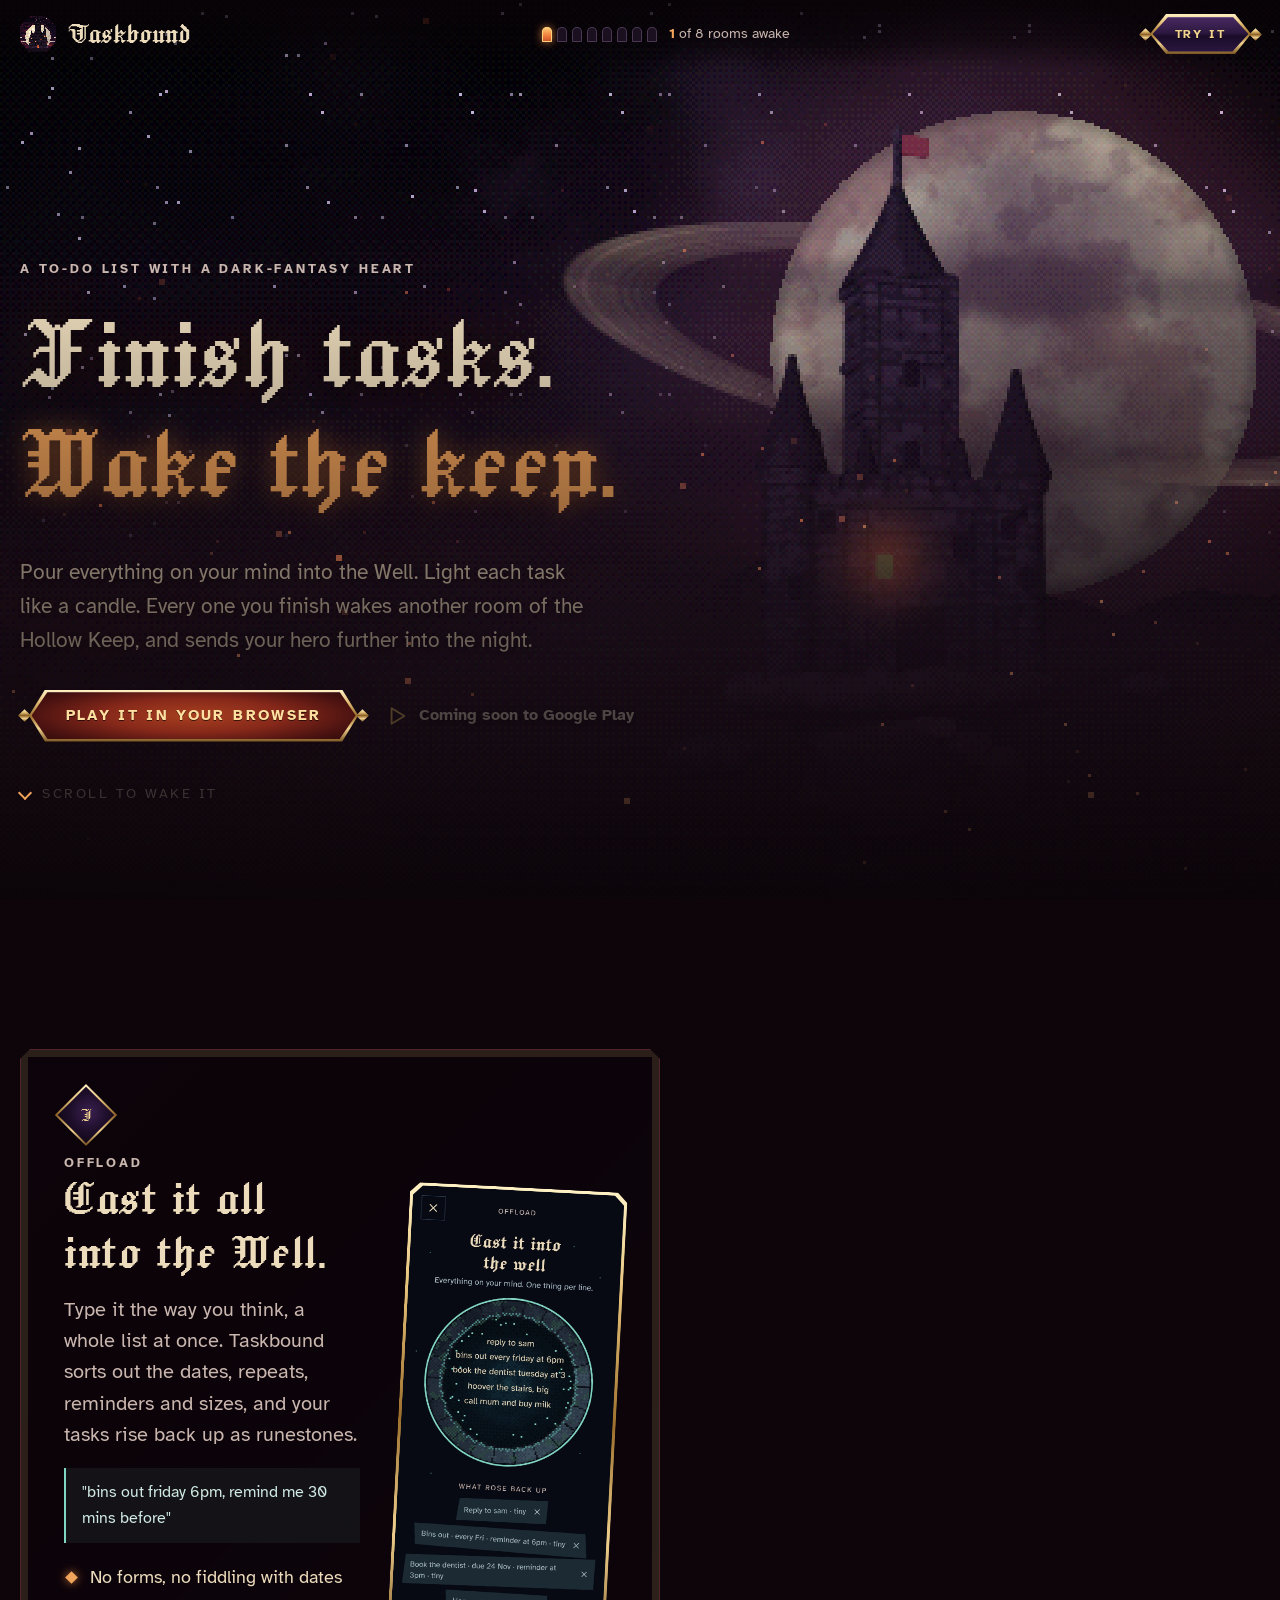
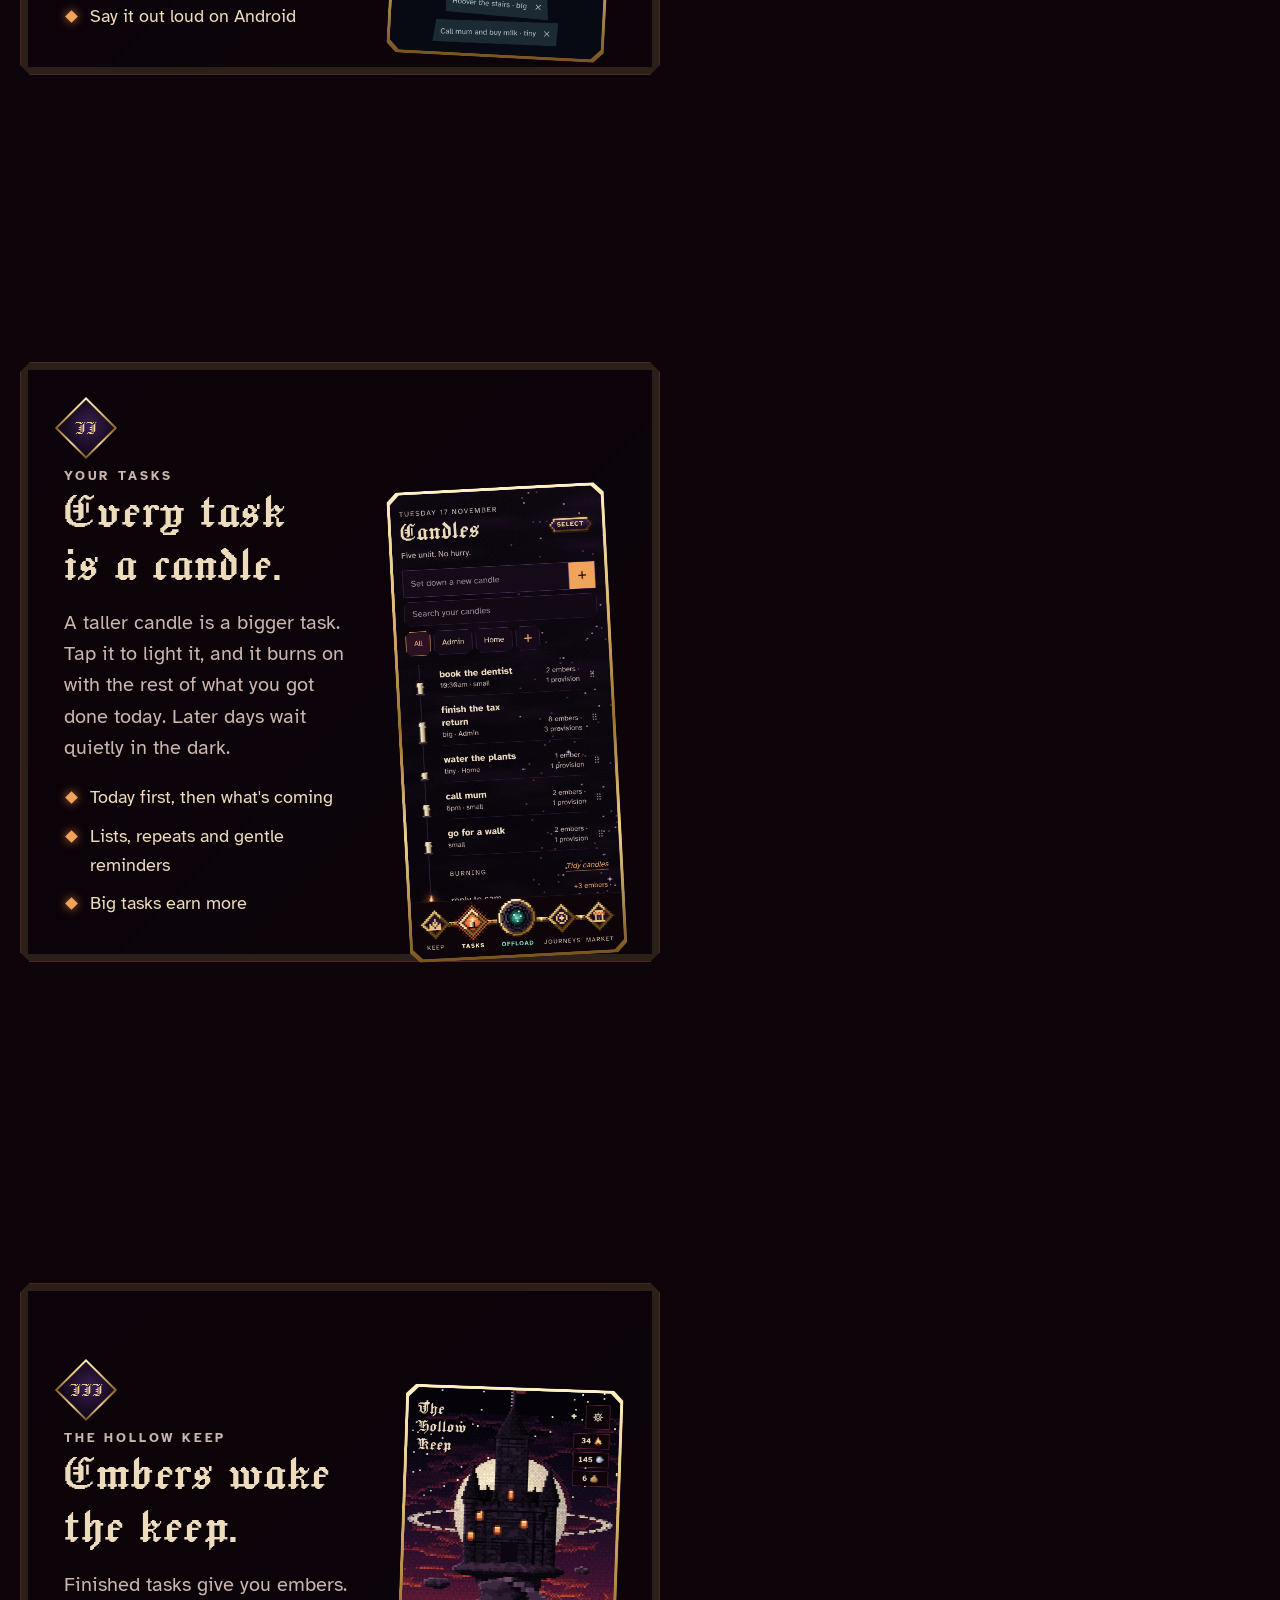
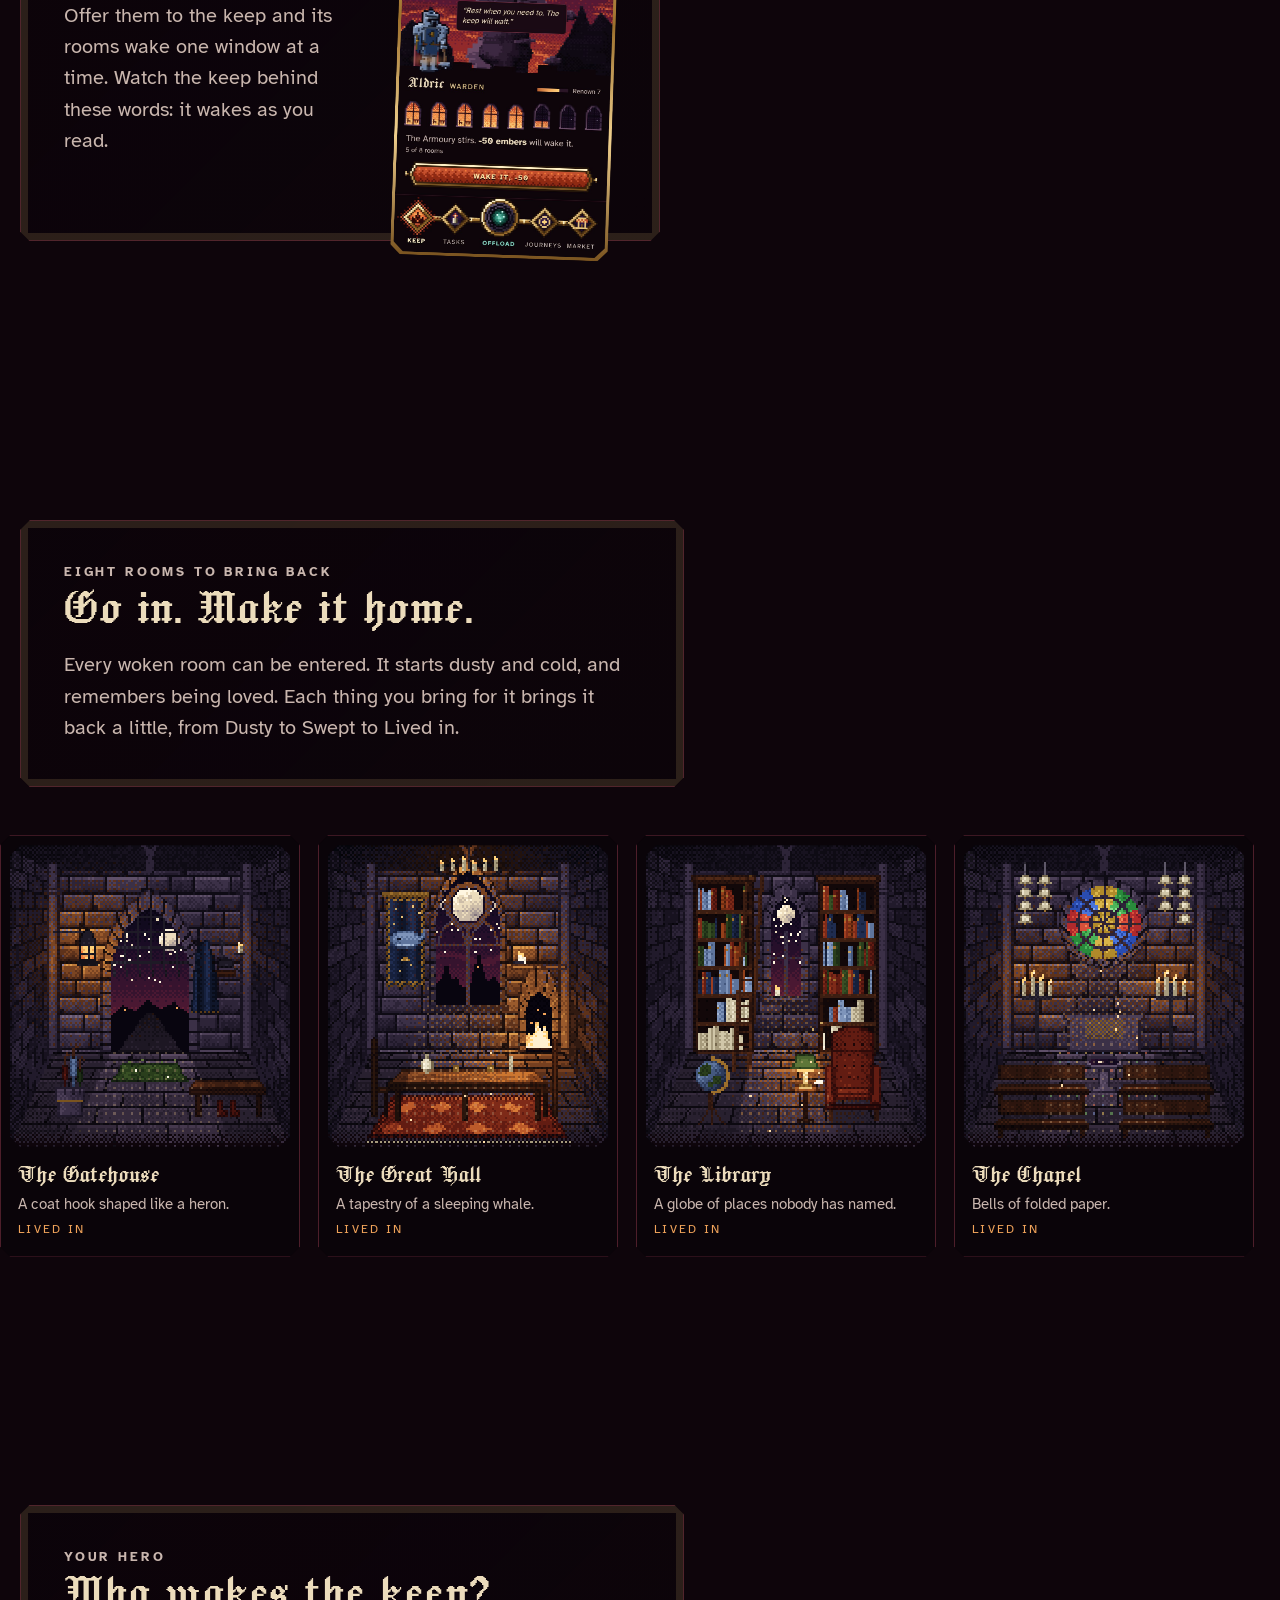
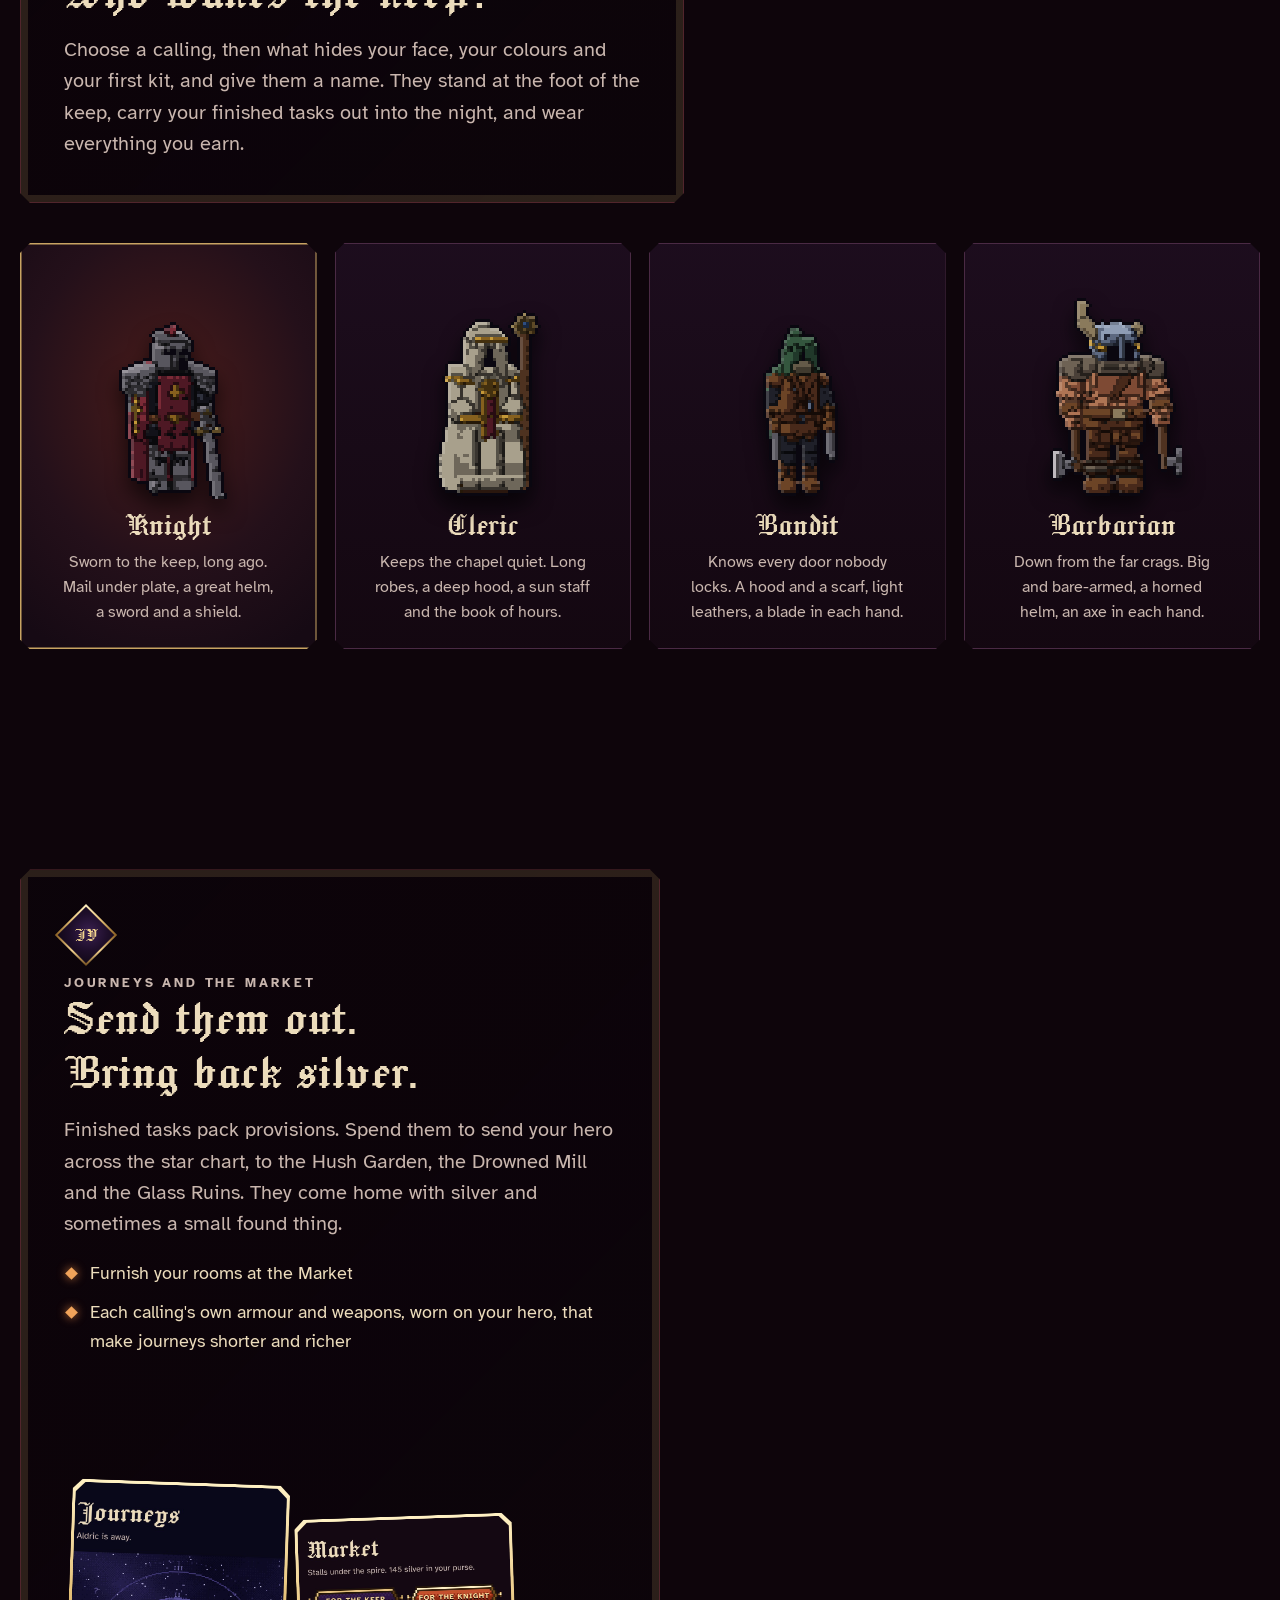
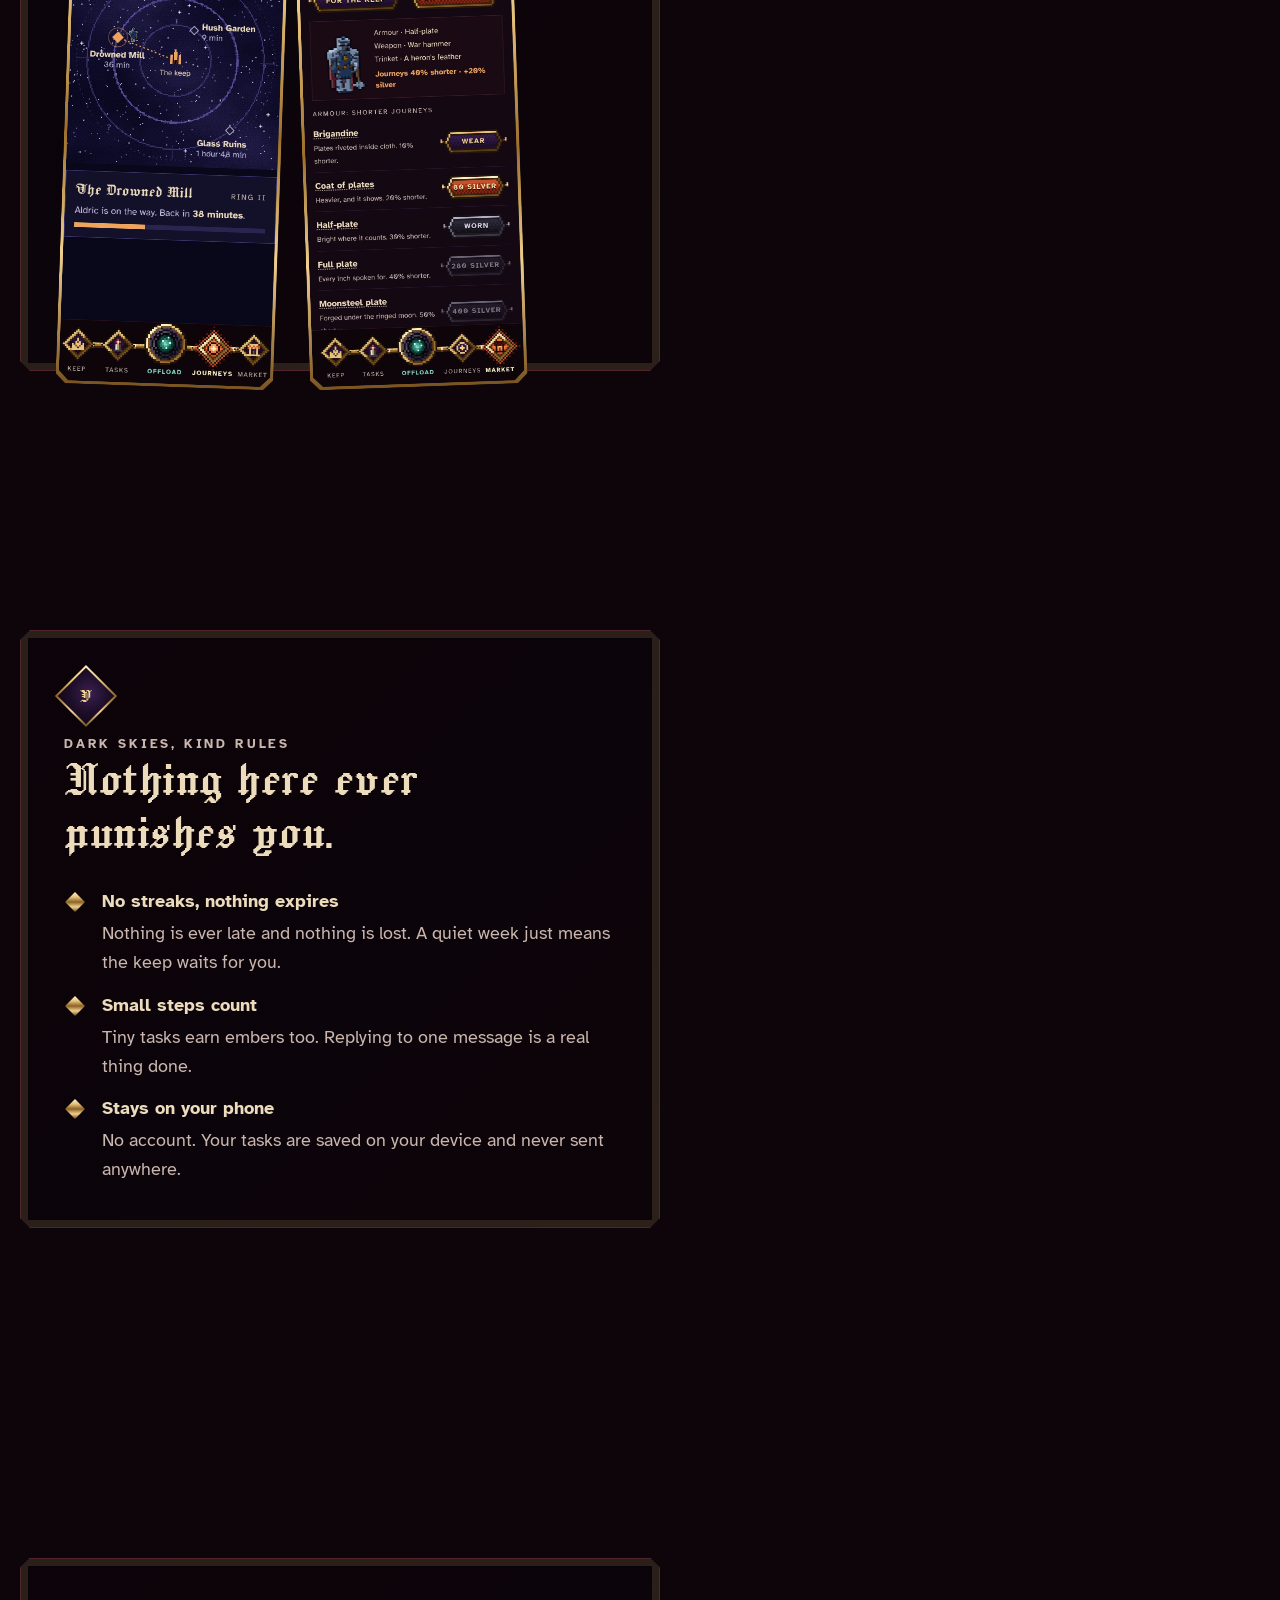
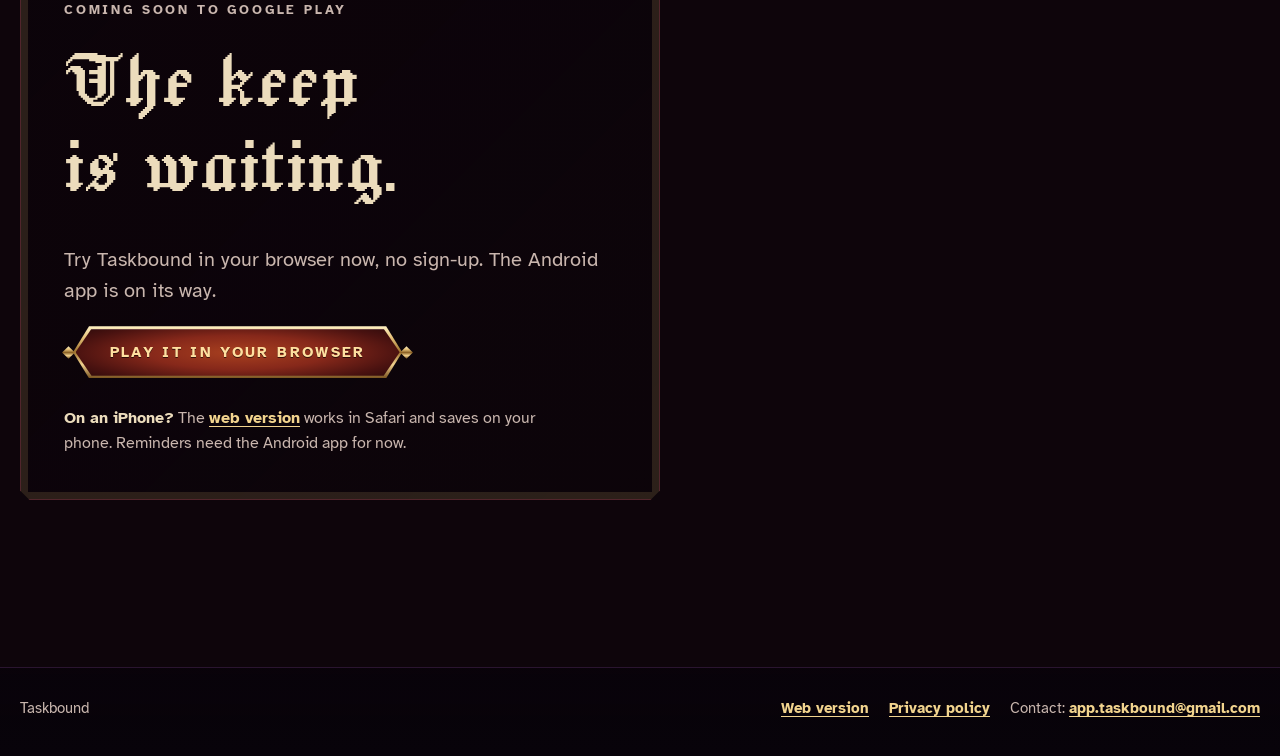
<file: index.html>
<!doctype html>
<html lang="en-GB">
<head>
<meta charset="utf-8">
<meta name="viewport" content="width=device-width, initial-scale=1, viewport-fit=cover">
<title>Taskbound: finish tasks, wake the keep</title>
<meta name="description" content="A to-do list with a dark-fantasy heart. Pour everything into the Well, light each task like a candle, and every one you finish wakes another room of the Hollow Keep.">
<meta name="theme-color" content="#0e050b">
<link rel="icon" type="image/png" href="app/img/icon-192.png">
<link rel="apple-touch-icon" href="img/icon-512.png">
<meta property="og:title" content="Taskbound: finish tasks, wake the keep">
<meta property="og:description" content="A to-do list with a dark-fantasy heart. Coming soon to Google Play. Try it in your browser now.">
<meta property="og:image" content="img/og.jpg">
<meta name="twitter:card" content="summary_large_image">
<link rel="preload" href="fonts/Jacquard24.woff" as="font" type="font/woff" crossorigin>
<link rel="stylesheet" href="site.css">
<style>
/* Landing page. The night (js/world.js) is one fixed canvas behind everything: the keep in Gaussian splats, smoke and
   embers. Scrolling turns the camera, pushes the smoke and wakes the windows; the header counts the rooms awake.
   Words sit in dark veils so they stay readable over the moving night. Motion stops with reduced motion. */
html,body{overflow-x:hidden;overflow-x:clip}
#world{position:fixed;inset:0;width:100%;height:100%;display:block;z-index:0;image-rendering:pixelated;opacity:0;transition:opacity 1.2s ease}
.gl-on #world{opacity:1}
/* without WebGL2: the app's flat painting of the keep */
.night-fallback{position:fixed;inset:0;z-index:0;background:radial-gradient(ellipse 80% 60% at 70% 30%,#2a1236 0%,#160a1c 55%,#0e050b 100%)}
.night-fallback img{position:absolute;right:8vw;bottom:0;height:100%;width:auto;image-rendering:pixelated;opacity:0}
.no-gl .night-fallback img{opacity:1}
@media (max-aspect-ratio:21/20){.night-fallback img{right:50%;translate:50% 0}}
.page{position:relative;z-index:1}

/* the header: the brand, the rooms awake, and Try it */
.top{position:fixed;inset:0 0 auto 0;z-index:5;display:flex;align-items:center;justify-content:space-between;gap:16px;
  padding:14px max(20px,env(safe-area-inset-right)) 14px max(20px,env(safe-area-inset-left));
  background:linear-gradient(180deg,rgba(8,3,7,.85) 0%,rgba(8,3,7,.55) 60%,rgba(8,3,7,0) 100%)}
.hud{display:flex;align-items:center;gap:12px;font-size:.85rem;color:var(--muted);white-space:nowrap}
.hud ol{display:flex;gap:5px;margin:0;padding:0;list-style:none}
.hud li{width:10px;height:15px;border-radius:5px 5px 1px 1px;background:#1a1020;box-shadow:inset 0 0 0 1px #4a3852;transition:background .6s,box-shadow .6s}
.hud li.on{background:linear-gradient(180deg,#ffd27a,#f07a3a 60%,#c4502e);box-shadow:0 0 8px rgba(240,140,70,.8),inset 0 0 0 1px #ffd27a}
.hud b{color:var(--ember);font-weight:700}
@media (max-width:720px){.hud span{display:none}}
.no-gl .hud{display:none}
@media (max-width:440px){.hud{display:none}.brand{font-size:1.7rem}}

/* sections: on wide screens the words sit left and the keep stands to the right */
.sec{position:relative;min-height:100vh;min-height:100svh;display:flex;align-items:center;
  padding:120px max(20px,env(safe-area-inset-right)) 96px max(20px,env(safe-area-inset-left))}
.col{width:min(640px,52vw);margin-left:max(0px,calc((100vw - 1320px)/2))}
.veil{position:relative;isolation:isolate;padding:clamp(28px,4vw,44px)}
.veil::before{content:"";position:absolute;inset:0;z-index:-1;pointer-events:none;clip-path:var(--cut);
  background:linear-gradient(135deg,rgba(12,4,10,.88) 0%,rgba(12,4,10,.74) 100%);box-shadow:inset 0 0 0 1px rgba(107,42,58,.6),inset 0 0 0 7px rgba(12,4,10,0),inset 0 0 0 8px rgba(230,194,122,.14)}
h2{font-size:clamp(2.5rem,4.4vw,3.6rem);color:var(--bone)}
.lead{font-size:clamp(1.08rem,1.6vw,1.22rem);color:var(--muted);margin:16px 0 0;max-width:36rem}
.rune{display:inline-grid;place-items:center;width:44px;height:44px;margin-bottom:18px;rotate:45deg;background:var(--gilt-diag);padding:2px}
.rune span{display:grid;place-items:center;width:100%;height:100%;background:radial-gradient(circle at 50% 40%,#3a2050 0%,#1e0e2a 60%,#120818 100%);
  font:400 1.25rem/1 var(--f-display);color:var(--ink-gilt)}
.rune span i{rotate:-45deg;font-style:normal}

/* hero */
.hero{align-items:flex-end;padding-bottom:clamp(56px,9vh,110px)}
.hero h1{font-size:clamp(3.6rem,9vw,7.4rem);color:var(--bone);text-shadow:0 4px 30px rgba(0,0,0,.8),0 0 60px rgba(240,120,60,.25)}
.hero h1 em{font-style:normal;color:var(--ember);text-shadow:0 0 28px rgba(240,140,70,.6),0 4px 30px rgba(0,0,0,.8)}
.hero .lead{color:#e2d0b4;font-size:clamp(1.12rem,1.8vw,1.32rem);text-shadow:0 2px 12px rgba(0,0,0,.9)}
.hero .col{display:grid;gap:22px}
.cta{display:flex;flex-wrap:wrap;gap:16px 20px;align-items:center;margin-top:10px}
.play{display:inline-flex;align-items:center;gap:10px;font-weight:700;color:var(--muted);font-size:.98rem;text-shadow:0 1px 8px #000}
.play svg{width:22px;height:22px;flex:none}
.cue{display:flex;align-items:center;gap:12px;margin-top:18px;font-size:.9rem;letter-spacing:.18em;text-transform:uppercase;color:var(--muted);text-shadow:0 1px 8px #000}
.cue i{width:10px;height:10px;rotate:45deg;border:2px solid var(--ember);border-top:0;border-left:0;animation:cue 2.4s ease-in-out infinite}
@keyframes cue{50%{translate:0 6px;opacity:.5}}
.hero-veil{position:absolute;inset:auto 0 0 0;height:70%;pointer-events:none;background:linear-gradient(0deg,rgba(8,3,7,.9) 0%,rgba(8,3,7,.5) 45%,rgba(8,3,7,0) 100%)}

/* a chapter: words with a phone or two */
.chapter .veil{display:grid;grid-template-columns:minmax(0,1fr) auto;gap:clamp(24px,3vw,40px);align-items:center}
.chapter.two .veil{grid-template-columns:1fr}
.phone{--pw:clamp(180px,17vw,230px);width:var(--pw);aspect-ratio:390/844;padding:3px;background:var(--gilt);clip-path:var(--cut);flex:none;
  box-shadow:0 30px 60px -20px #000;transform:rotate(var(--tilt,2deg))}
.phone img{display:block;width:100%;height:100%;object-fit:cover;object-position:top;clip-path:var(--cut)}
.phones{display:flex;gap:20px;justify-content:flex-start;margin-top:28px}
.phones .phone:nth-child(2){--tilt:-2deg;margin-top:34px}
ul.marks{list-style:none;margin:20px 0 0;padding:0;display:grid;gap:10px}
ul.marks li{position:relative;padding-left:26px;color:var(--bone)}
ul.marks li::before{content:"";position:absolute;left:3px;top:.55em;width:9px;height:9px;rotate:45deg;background:var(--ember);box-shadow:0 0 10px rgba(240,140,70,.8)}
.quote{margin:18px 0 0;padding:12px 16px;background:rgba(127,214,194,.07);border-left:2px solid var(--teal);color:#cfe9e2;font-size:1rem}

/* full-width bands: the rooms and who you are */
.band{position:relative;padding:120px 0 100px}
.band .head{padding:0 max(20px,env(safe-area-inset-left));max-width:1320px;margin:0 auto 40px}
.band .head .veil{display:inline-block;max-width:720px}
.rooms{display:flex;gap:18px;overflow-x:auto;scroll-snap-type:x mandatory;padding:8px max(20px,env(safe-area-inset-left)) 28px;scrollbar-width:thin;scrollbar-color:#6b2a3a transparent}
.room{flex:none;width:clamp(240px,24vw,300px);scroll-snap-align:start;margin:0;background:var(--veil);clip-path:var(--cut);box-shadow:inset 0 0 0 1px rgba(107,42,58,.7);padding:10px 10px 18px}
.room .art{display:block;width:100%;aspect-ratio:130/140;background-size:800% 400%;background-position:0 0;image-rendering:pixelated;clip-path:var(--cut)}
.room figcaption{padding:14px 8px 0;display:grid;gap:4px}
.room b{font:400 1.7rem/1 var(--f-display);color:var(--bone)}
.room span{color:var(--muted);font-size:.95rem}
.room .stage{font-size:.72rem;letter-spacing:.2em;text-transform:uppercase;color:var(--ember)}
.heroes{display:grid;grid-template-columns:repeat(4,minmax(0,1fr));gap:18px;max-width:1320px;margin:0 auto;padding:0 max(20px,env(safe-area-inset-left))}
.hero-card{position:relative;margin:0;padding:22px 18px 24px;text-align:center;background:linear-gradient(180deg,rgba(30,14,32,.92) 0%,rgba(20,8,18,.92) 100%);clip-path:var(--cut);
  box-shadow:inset 0 0 0 1px #4a2a44;display:grid;gap:8px;justify-items:center;transition:transform .5s cubic-bezier(.2,.7,.2,1)}
.hero-card:hover{transform:translateY(-6px)}
.hero-card:hover,.hero-card.lit{background:radial-gradient(ellipse 80% 70% at 50% 38%,#4a1c1a 0%,#24101a 60%,#160a14 100%);box-shadow:inset 0 0 0 1.5px #c8a462}
.hero-card .turn{position:relative;width:calc(var(--w) * 3px);height:calc(var(--h) * 3px);margin-top:calc((78 - var(--h)) * 3px);overflow:hidden;filter:drop-shadow(0 12px 10px rgba(0,0,0,.6))}
.hero-card .turn img{position:absolute;left:0;top:0;width:calc(var(--w) * 48px);height:calc(var(--h) * 3px);max-width:none;image-rendering:pixelated;animation:turn 9.6s steps(16) infinite}
.hero-card .turn img.still{display:none;width:100%;animation:none}
@keyframes turn{to{transform:translateX(-100%)}}
.hero-card b{font:400 2.2rem/1 var(--f-display);color:var(--bone)}
.hero-card span{color:var(--muted);font-size:.98rem;max-width:22ch}

/* gentle by design */
.gentle .veil{display:grid;gap:22px}
.vows{display:grid;gap:14px;margin:6px 0 0;padding:0;list-style:none}
.vows li{display:grid;grid-template-columns:auto 1fr;gap:4px 16px;align-items:start}
.vows i{grid-row:span 2;width:14px;height:14px;rotate:45deg;margin:8px 4px 0;background:var(--gilt-diag)}
.vows b{font-size:1.1rem}
.vows span{color:var(--muted)}

/* the close */
.close .veil{display:grid;gap:20px;justify-items:start}
.close h2{font-size:clamp(3rem,7vw,5.6rem)}
.iphone{margin:8px 0 0;font-size:.98rem;color:var(--muted);max-width:52ch}
.iphone b{color:var(--bone)}
.foot-wrap{position:relative;z-index:1;padding:28px max(20px,env(safe-area-inset-right)) 36px max(20px,env(safe-area-inset-left));background:linear-gradient(0deg,#08030a 0%,rgba(8,3,10,.85) 100%);border-top:1px solid var(--line)}

/* things settle in as they come into view */
.js .reveal{opacity:0;translate:0 40px;transition:opacity .9s ease,translate .9s cubic-bezier(.2,.7,.2,1)}
.js .reveal.seen{opacity:1;translate:0 0}
.js .phone.reveal{translate:0 60px}
@media (prefers-reduced-motion:reduce){
  .js .reveal{opacity:1;translate:none;transition:none}.cue i{animation:none}.hero-card{transition:none}
  .hero-card .turn img{display:none}.hero-card .turn img.still{display:block}
  #world{transition:none}
}

/* tall screens: the keep stands centred behind the words */
@media (max-aspect-ratio:21/20){
  .col{width:100%;margin:0}
  .sec{min-height:auto;padding-top:46vh}
  .hero{min-height:100vh;min-height:100svh;padding-top:0}
  .chapter .veil{grid-template-columns:1fr}
  .chapter .phone{justify-self:center}
  .phones{justify-content:center}
  .heroes{grid-template-columns:repeat(2,minmax(0,1fr))}
  .band{padding-top:40vh}
}
@media (max-width:520px){
  .hero .eyebrow{font-size:.68rem;letter-spacing:.16em}
  .hero .col{gap:16px}
  .hero .lead{font-size:1.05rem}
  .cue{display:none}
}
@media (max-width:420px){
  .phone{--pw:min(46vw,190px)}
  .phones{gap:12px}
  .hero-card{padding:16px 10px 18px}
  .hero-card b{font-size:1.8rem}
}
</style>
<script>document.documentElement.classList.add('js')</script>
</head>
<body>
<div class="night-fallback" aria-hidden="true"><img src="app/img/keep.png" alt="" width="130" height="282"></div>
<canvas id="world" aria-hidden="true"></canvas>

<header class="top">
  <a class="brand" href="./"><img src="app/img/icon-192.png" alt="" width="36" height="36">Taskbound</a>
  <div class="hud" aria-hidden="true"><ol><li data-hud-win></li><li data-hud-win></li><li data-hud-win></li><li data-hud-win></li><li data-hud-win></li><li data-hud-win></li><li data-hud-win></li><li data-hud-win></li></ol><span><b id="hud-n">1</b> of 8 rooms awake</span></div>
  <a class="fbtn small violet" href="app/"><span class="fr"><span class="fl">Try it</span></span></a>
</header>

<div class="page">
<main>
  <section class="sec hero" aria-labelledby="hero-h">
    <div class="hero-veil"></div>
    <div class="col">
      <p class="eyebrow">A to-do list with a dark-fantasy heart</p>
      <h1 id="hero-h">Finish tasks.<br><em>Wake the keep.</em></h1>
      <p class="lead">Pour everything on your mind into the Well. Light each task like a candle. Every one you finish wakes another room of the Hollow Keep, and sends your hero further into the night.</p>
      <div class="cta">
        <a class="fbtn" href="app/"><span class="fr"><span class="fl">Play it in your browser</span></span></a>
        <span class="play"><svg viewBox="0 0 24 24" aria-hidden="true"><path d="M5 3.5v17l14-8.5z" fill="none" stroke="#c8a462" stroke-width="2" stroke-linejoin="round"/></svg>Coming soon to Google Play</span>
      </div>
      <p class="cue" aria-hidden="true"><i></i>Scroll to wake it</p>
    </div>
  </section>

  <section class="sec chapter" aria-labelledby="well-h">
    <div class="col"><div class="veil reveal">
      <div>
        <div class="rune" aria-hidden="true"><span><i>I</i></span></div>
        <p class="eyebrow">Offload</p>
        <h2 id="well-h">Cast it all into the Well.</h2>
        <p class="lead">Type it the way you think, a whole list at once. Taskbound sorts out the dates, repeats, reminders and sizes, and your tasks rise back up as runestones.</p>
        <p class="quote">"bins out friday 6pm, remind me 30 mins before"</p>
        <ul class="marks"><li>No forms, no fiddling with dates</li><li>Say it out loud on Android</li></ul>
      </div>
      <div class="phone reveal" style="--tilt:3deg"><img src="img/shots/well.jpg" alt="The Well: five tasks typed in plain words, each sorted into a runestone with its date, reminder and size." loading="lazy" width="780" height="1688"></div>
    </div></div>
  </section>

  <section class="sec chapter" aria-labelledby="candles-h">
    <div class="col"><div class="veil reveal">
      <div>
        <div class="rune" aria-hidden="true"><span><i>II</i></span></div>
        <p class="eyebrow">Your tasks</p>
        <h2 id="candles-h">Every task is a candle.</h2>
        <p class="lead">A taller candle is a bigger task. Tap it to light it, and it burns on with the rest of what you got done today. Later days wait quietly in the dark.</p>
        <ul class="marks"><li>Today first, then what's coming</li><li>Lists, repeats and gentle reminders</li><li>Big tasks earn more</li></ul>
      </div>
      <div class="phone reveal" style="--tilt:-3deg"><img src="img/shots/tasks.jpg" alt="The candles: today's tasks as pixel candles of different heights, with the embers each one earns." loading="lazy" width="780" height="1688"></div>
    </div></div>
  </section>

  <section class="sec chapter" aria-labelledby="keep-h">
    <div class="col"><div class="veil reveal">
      <div>
        <div class="rune" aria-hidden="true"><span><i>III</i></span></div>
        <p class="eyebrow">The Hollow Keep</p>
        <h2 id="keep-h">Embers wake the keep.</h2>
        <p class="lead">Finished tasks give you embers. Offer them to the keep and its rooms wake one window at a time. Watch the keep behind these words: it wakes as you read.</p>
      </div>
      <div class="phone reveal" style="--tilt:2deg"><img src="img/shots/home.jpg" alt="Home: the keep on its stone spire under a ringed moon, a stair winding up the spire, five windows lit, the knight standing at its foot with their name, title and Renown." loading="lazy" width="780" height="1688"></div>
    </div></div>
  </section>
</main>

<section class="band" aria-labelledby="rooms-h">
  <div class="head"><div class="veil reveal">
    <p class="eyebrow">Eight rooms to bring back</p>
    <h2 id="rooms-h">Go in. Make it home.</h2>
    <p class="lead">Every woken room can be entered. It starts dusty and cold, and remembers being loved. Each thing you bring for it brings it back a little, from Dusty to Swept to Lived in.</p>
  </div></div>
  <div class="rooms" role="list">
    <figure class="room reveal" role="listitem"><span class="art" style="background-image:url(app/img/rooms/gatehouse.png)" role="img" aria-label="The Gatehouse, filling with furnishings"></span><figcaption><b>The Gatehouse</b><span>A coat hook shaped like a heron.</span><span class="stage" data-stage>Dusty</span></figcaption></figure>
    <figure class="room reveal" role="listitem"><span class="art" style="background-image:url(app/img/rooms/hall.png)" role="img" aria-label="The Great Hall, filling with furnishings"></span><figcaption><b>The Great Hall</b><span>A tapestry of a sleeping whale.</span><span class="stage" data-stage>Dusty</span></figcaption></figure>
    <figure class="room reveal" role="listitem"><span class="art" style="background-image:url(app/img/rooms/library.png)" role="img" aria-label="The Library, filling with furnishings"></span><figcaption><b>The Library</b><span>A globe of places nobody has named.</span><span class="stage" data-stage>Dusty</span></figcaption></figure>
    <figure class="room reveal" role="listitem"><span class="art" style="background-image:url(app/img/rooms/chapel.png)" role="img" aria-label="The Chapel, filling with furnishings"></span><figcaption><b>The Chapel</b><span>Bells of folded paper.</span><span class="stage" data-stage>Dusty</span></figcaption></figure>
    <figure class="room reveal" role="listitem"><span class="art" style="background-image:url(app/img/rooms/kitchens.png)" role="img" aria-label="The Kitchens, filling with furnishings"></span><figcaption><b>The Kitchens</b><span>Honey from the moths.</span><span class="stage" data-stage>Dusty</span></figcaption></figure>
    <figure class="room reveal" role="listitem"><span class="art" style="background-image:url(app/img/rooms/armoury.png)" role="img" aria-label="The Armoury, filling with furnishings"></span><figcaption><b>The Armoury</b><span>Banners of houses that never were.</span><span class="stage" data-stage>Dusty</span></figcaption></figure>
    <figure class="room reveal" role="listitem"><span class="art" style="background-image:url(app/img/rooms/observatory.png)" role="img" aria-label="The Observatory, filling with furnishings"></span><figcaption><b>The Observatory</b><span>A jar of fallen stars.</span><span class="stage" data-stage>Dusty</span></figcaption></figure>
    <figure class="room reveal" role="listitem"><span class="art" style="background-image:url(app/img/rooms/tower.png)" role="img" aria-label="The Tower Top, filling with furnishings"></span><figcaption><b>The Tower Top</b><span>Wind chimes of old keys.</span><span class="stage" data-stage>Dusty</span></figcaption></figure>
  </div>
</section>

<section class="band" aria-labelledby="who-h">
  <div class="head"><div class="veil reveal">
    <p class="eyebrow">Your hero</p>
    <h2 id="who-h">Who wakes the keep?</h2>
    <p class="lead">Choose a calling, then what hides your face, your colours and your first kit, and give them a name. They stand at the foot of the keep, carry your finished tasks out into the night, and wear everything you earn.</p>
  </div></div>
  <div class="heroes">
    <figure class="hero-card reveal"><span class="turn" style="--w:47;--h:71" role="img" aria-label="The knight, turning"><img src="img/art/hero-knight-turn.png" alt="" width="2256" height="213"><img class="still" src="img/art/hero-knight.png" alt="" width="141" height="213"></span><b>Knight</b><span>Sworn to the keep, long ago. Mail under plate, a great helm, a sword and a shield.</span></figure>
    <figure class="hero-card reveal"><span class="turn" style="--w:47;--h:71" role="img" aria-label="The cleric, turning"><img src="img/art/hero-cleric-turn.png" alt="" width="2256" height="213"><img class="still" src="img/art/hero-cleric.png" alt="" width="141" height="213"></span><b>Cleric</b><span>Keeps the chapel quiet. Long robes, a deep hood, a sun staff and the book of hours.</span></figure>
    <figure class="hero-card reveal"><span class="turn" style="--w:47;--h:71" role="img" aria-label="The bandit, turning"><img src="img/art/hero-bandit-turn.png" alt="" width="2256" height="213"><img class="still" src="img/art/hero-bandit.png" alt="" width="141" height="213"></span><b>Bandit</b><span>Knows every door nobody locks. A hood and a scarf, light leathers, a blade in each hand.</span></figure>
    <figure class="hero-card reveal"><span class="turn" style="--w:47;--h:78" role="img" aria-label="The barbarian, turning"><img src="img/art/hero-barbarian-turn.png" alt="" width="2256" height="234"><img class="still" src="img/art/hero-barbarian.png" alt="" width="141" height="234"></span><b>Barbarian</b><span>Down from the far crags. Big and bare-armed, a horned helm, an axe in each hand.</span></figure>
  </div>
</section>

<section class="sec chapter two" aria-labelledby="journeys-h">
  <div class="col"><div class="veil reveal">
    <div>
      <div class="rune" aria-hidden="true"><span><i>IV</i></span></div>
      <p class="eyebrow">Journeys and the Market</p>
      <h2 id="journeys-h">Send them out. Bring back silver.</h2>
      <p class="lead">Finished tasks pack provisions. Spend them to send your hero across the star chart, to the Hush Garden, the Drowned Mill and the Glass Ruins. They come home with silver and sometimes a small found thing.</p>
      <ul class="marks"><li>Furnish your rooms at the Market</li><li>Each calling's own armour and weapons, worn on your hero, that make journeys shorter and richer</li></ul>
    </div>
    <div class="phones">
      <div class="phone reveal" style="--tilt:2deg"><img src="img/shots/journeys.jpg" alt="Journeys: a star chart with the keep at the centre and three places on its rings." loading="lazy" width="780" height="1688"></div>
      <div class="phone reveal"><img src="img/shots/market.jpg" alt="The Market: the knight in half-plate with a war hammer, and the armour for sale, bought with silver." loading="lazy" width="780" height="1688"></div>
    </div>
  </div></div>
</section>

<section class="sec gentle" aria-labelledby="gentle-h">
  <div class="col"><div class="veil reveal">
    <div>
      <div class="rune" aria-hidden="true"><span><i>V</i></span></div>
      <p class="eyebrow">Dark skies, kind rules</p>
      <h2 id="gentle-h">Nothing here ever punishes you.</h2>
    </div>
    <ul class="vows">
      <li><i></i><b>No streaks, nothing expires</b><span>Nothing is ever late and nothing is lost. A quiet week just means the keep waits for you.</span></li>
      <li><i></i><b>Small steps count</b><span>Tiny tasks earn embers too. Replying to one message is a real thing done.</span></li>
      <li><i></i><b>Stays on your phone</b><span>No account. Your tasks are saved on your device and never sent anywhere.</span></li>
    </ul>
  </div></div>
</section>

<section class="sec close" aria-labelledby="close-h">
  <div class="col"><div class="veil reveal">
    <p class="eyebrow">Coming soon to Google Play</p>
    <h2 id="close-h">The keep is waiting.</h2>
    <p class="lead">Try Taskbound in your browser now, no sign-up. The Android app is on its way.</p>
    <a class="fbtn" href="app/"><span class="fr"><span class="fl">Play it in your browser</span></span></a>
    <p class="iphone"><b>On an iPhone?</b> The <a href="app/">web version</a> works in Safari and saves on your phone. Reminders need the Android app for now.</p>
  </div></div>
</section>
</div>

<div class="foot-wrap">
  <footer class="foot">
    <span>Taskbound</span>
    <nav><a href="app/">Web version</a><a href="privacy.html">Privacy policy</a><span>Contact: <a href="mailto:app.taskbound@gmail.com">app.taskbound@gmail.com</a></span></nav>
  </footer>
</div>

<script src="app/keep-splat.js"></script>
<script src="js/world.js"></script>
<script>
// Sections settle in as they come into view; rooms fill from Dusty to Lived in; the hero cards glow in turn. Off with reduced motion.
(function(){
  var calm=window.matchMedia&&matchMedia('(prefers-reduced-motion: reduce)').matches;
  var els=document.querySelectorAll('.reveal');
  // each room's painting is a sheet of 32 frames (8 x 4), one for every set of its five furnishings: 0 bare, 31 everything
  var FR=[0,1,3,7,15,31],STAGE=['Dusty','Dusty','Swept','Swept','Lived in','Lived in'];
  function frame(room,k){var f=FR[k],a=room.querySelector('.art');a.style.backgroundPosition=(f%8)/7*100+'% '+Math.floor(f/8)/3*100+'%';room.querySelector('[data-stage]').textContent=STAGE[k]}
  function fill(room){if(room._f)return;room._f=1;if(calm){frame(room,5);return}var k=0;(function step(){frame(room,k);if(++k<FR.length)setTimeout(step,520)})()}
  if(calm||!('IntersectionObserver' in window)){els.forEach(function(e){e.classList.add('seen')});document.querySelectorAll('.room').forEach(fill);return}
  var io=new IntersectionObserver(function(es){es.forEach(function(e){if(!e.isIntersecting)return;e.target.classList.add('seen');
    if(e.target.classList.contains('room'))setTimeout(function(){fill(e.target)},300);io.unobserve(e.target)})},{rootMargin:'0px 0px -10% 0px',threshold:.15});
  els.forEach(function(e){io.observe(e)});
  var cards=document.querySelectorAll('.hero-card'),ci=0;
  setInterval(function(){cards.forEach(function(c,i){c.classList.toggle('lit',i===ci)});ci=(ci+1)%cards.length},2600);
})();
</script>
</body>
</html>
</file>
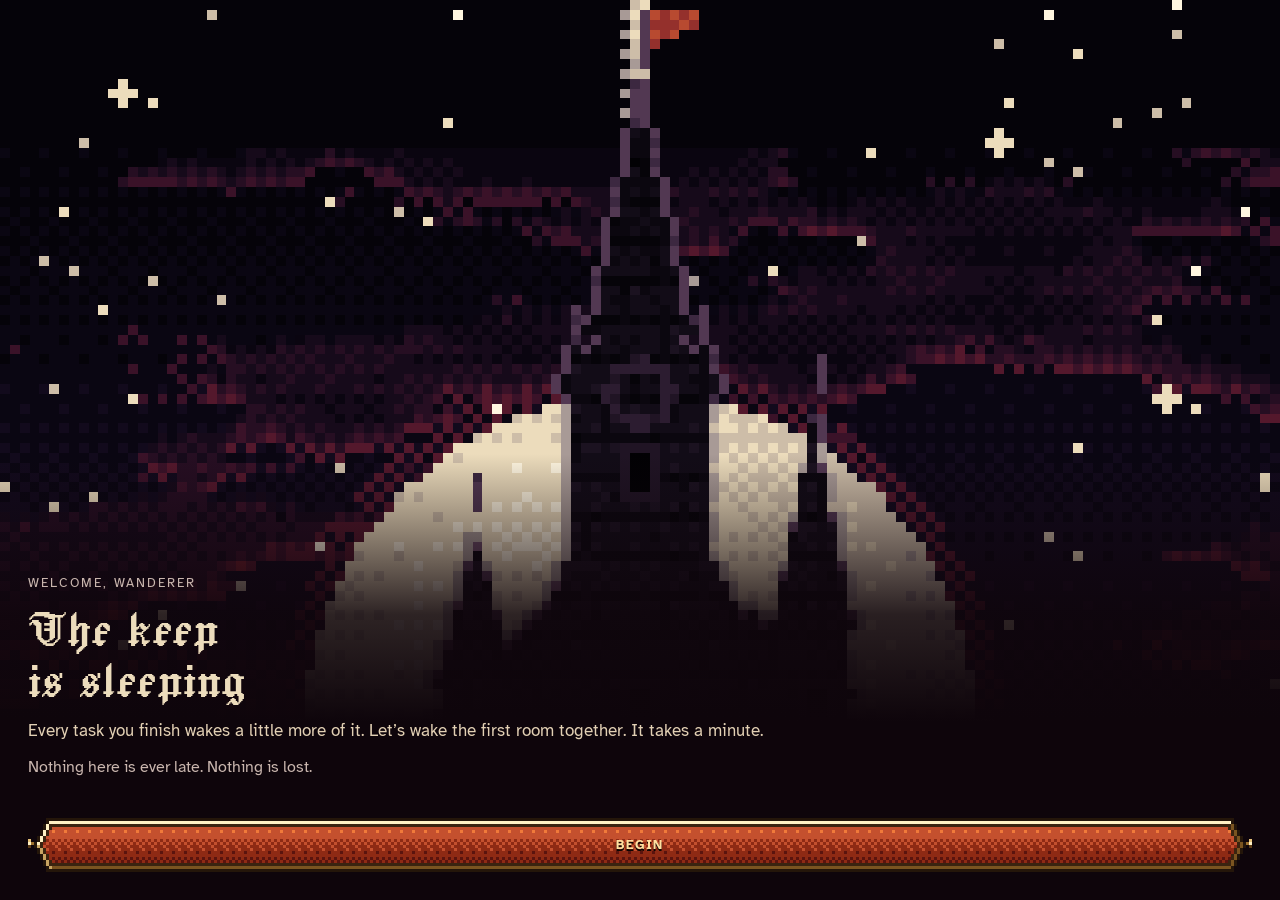
<file: app/index.html>
<!doctype html>
<html lang="en-GB">
<head>
<meta charset="utf-8">
<meta name="viewport" content="width=device-width, initial-scale=1, viewport-fit=cover">
<meta name="theme-color" content="#0e050b">
<title>Taskbound</title>
<link rel="icon" href="img/icon-192.png">
<link rel="stylesheet" href="fonts/fonts.css">
<link rel="stylesheet" href="style.css">
</head>
<body>
<div id="app">

  <!-- Home: the Hollow Keep -->
  <section class="screen" id="s-keep" aria-labelledby="keep-h">
    <div class="scene" id="keep-scene"></div>
    <header class="keep-top">
      <h1 id="keep-h" class="title">The<br>Hollow<br>Keep</h1>
      <div class="keep-side">
      <button type="button" class="ghost-btn gear" id="open-settings" aria-label="Settings" data-icon="gear"></button>
      <ul class="stores" aria-label="Your stores">
        <li><b id="n-embers">0</b><span class="sr-f"> embers</span><span data-art="ember"></span></li>
        <li><b id="n-silver">0</b><span class="sr-f"> silver</span><span data-art="silver"></span></li>
        <li><b id="n-prov">0</b><span class="sr-f"> provisions</span><span data-art="prov"></span></li>
      </ul>
      </div>
    </header>
    <section class="relight" aria-labelledby="relight-h">
      <!-- The hero, a little way out from the keep (look.md, "The hero on Home"): drag to turn, tap for their sheet -->
      <button type="button" class="hero-spot" id="hero-spot"><span class="hero-glow" aria-hidden="true"></span><span id="hero-art"></span></button>
      <p class="hero-say" id="hero-say"></p>
      <div class="ledge" aria-hidden="true" data-art="ledge"></div>
      <div class="row-between who-row">
        <div class="who"><h2 id="relight-h" class="title">Bramble</h2><span class="eyebrow who-title" id="hero-title"></span></div>
        <span class="renown" id="renown" role="img"><span class="renown-bar"><span id="renown-bar"></span></span><span id="renown-n"></span></span>
      </div>
      <div class="arches" id="arches"></div>
      <!-- The next room: its name, how far along, and one button (mockup "Taskbound: a calmer Home", A) -->
      <div class="next" id="next">
        <span class="next-arch" id="next-arch" aria-hidden="true"></span>
        <div class="next-txt"><p class="next-name" id="relight-line"></p><span class="meter" id="meter" role="img"><i id="meter-have"></i><i id="meter-in"></i></span><p class="muted next-n" id="next-n"></p></div>
        <div class="offer" id="offer"></div>
      </div>
    </section>
  </section>

  <!-- Tasks: candles -->
  <section class="screen" id="s-tasks" aria-labelledby="tasks-h" hidden>
    <div class="stars" aria-hidden="true" data-art="stars"></div>
    <header class="page-top">
      <p class="eyebrow" id="today-date"></p>
      <div class="title-row"><h1 id="tasks-h" class="title big">Candles</h1><button type="button" class="sm-btn" id="tsel" data-act="select" aria-pressed="false" hidden>Select</button></div>
      <p class="muted" id="tasks-sub"></p>
    </header>
    <form class="quick" id="quick" autocomplete="off">
      <label for="qa-in" class="sr">Add a task</label>
      <input id="qa-in" type="text" maxlength="160" enterkeyhint="done" placeholder="Set down a new candle">
      <button type="submit" aria-label="Add" data-icon="plus"></button>
    </form>
    <div class="tsearch" id="tsearch" hidden><label for="task-q" class="sr">Search your candles</label><input id="task-q" type="search" maxlength="60" autocomplete="off" enterkeyhint="search" placeholder="Search your candles"></div>
    <div class="lists" id="lists" role="group" aria-label="Lists" hidden></div>
    <div class="thread" id="tasklist"></div>
    <div class="selbar" id="selbar" role="region" aria-label="Choosing several candles" hidden></div>
  </section>

  <!-- Journeys: the star chart -->
  <section class="screen" id="s-journeys" aria-labelledby="journeys-h" hidden>
    <header class="page-top">
      <h1 id="journeys-h" class="title big">Journeys</h1>
      <p class="muted" id="journey-sub"></p>
    </header>
    <div class="chart" id="chart"></div>
    <section class="dest" id="dest" aria-live="polite"></section>
    <label class="fast" id="fast-wrap" hidden><input type="checkbox" id="fast"> Fast journeys (test build only)</label>
  </section>
  <!-- The Market: furnishings for woken rooms, gear for the knight -->
  <section class="screen" id="s-market" aria-labelledby="market-h" hidden>
    <header class="page-top">
      <h1 id="market-h" class="title big">Market</h1>
      <p class="muted" id="market-sub"></p>
    </header>
    <div class="stalls" role="group" aria-label="Stalls">
      <button type="button" data-stall="keep" aria-pressed="true" aria-label="For the keep"><span class="for">For the </span>keep</button>
      <button type="button" data-stall="knight" aria-pressed="false" aria-label="For the knight"><span class="for">For the </span><span id="stall-who">knight</span></button>
    </div>
    <div class="wares" id="wares" aria-live="polite"></div>
  </section>

  <nav class="runes" aria-label="Main">
    <span class="rail" aria-hidden="true"></span>
    <button type="button" class="rune" data-tab="keep"><span class="dia" data-rune="keep"></span>Keep<span class="back-dot" id="lv-dot" hidden><span class="sr"> (new renown)</span></span></button>
    <button type="button" class="rune" data-tab="tasks"><span class="dia" data-rune="tasks"></span>Tasks</button>
    <button type="button" class="sigil" id="open-well" aria-label="Offload"><span data-icon="sigil"></span>Offload</button>
    <button type="button" class="rune" data-tab="journeys"><span class="dia" data-rune="journeys"></span>Journeys<span class="back-dot" id="back-dot" hidden><span class="sr"> (back)</span></span></button>
    <button type="button" class="rune" data-tab="market"><span class="dia" data-rune="market"></span>Market</button>
  </nav>
</div>

<!-- The Well: Offload -->
<div class="well-sheet" id="well" role="dialog" aria-modal="true" aria-labelledby="well-h" hidden>
  <div class="motes" aria-hidden="true" data-art="motes"></div>
  <div class="well-top">
    <button type="button" class="ghost-btn" id="close-well" aria-label="Close" data-icon="close"></button>
    <span class="eyebrow">Offload</span>
    <span class="spacer"></span>
  </div>
  <h2 id="well-h" class="title">Cast it into<br>the well</h2>
  <p class="muted center">Everything on your mind. One thing per line.</p>
  <div class="well">
    <label for="well-in" class="sr">Your list</label>
    <textarea id="well-in" rows="5" spellcheck="true" placeholder="reply to sam&#10;bins out friday 6pm&#10;did the washing up"></textarea>
  </div>
  <p class="eyebrow center" id="rose-h" hidden>What rose back up</p>
  <ul class="stones" id="well-preview" aria-live="polite"></ul>
  <p class="fine center" id="well-note" hidden>Only the first 50 lines are added.</p>
  <p class="fine center" id="well-voice-tip" hidden>Speaking? Just list your tasks, or say "next" between them.</p>
  <div class="spacer-grow"></div>
  <div class="well-actions">
    <button type="button" class="ghost-btn tall" id="well-speak" aria-label="Speak your list" data-icon="mic" hidden></button>
    <button type="button" class="ember-btn tall" id="well-go" disabled>Cast it in</button>
  </div>
</div>

<!-- Editing a candle (Pawgress's task sheet, in the Hollow Keep look) -->
<div class="edit-sheet" id="edit" role="dialog" aria-modal="true" aria-labelledby="edit-h" hidden>
  <form id="edit-form" class="edit-card" autocomplete="off" novalidate>
    <div class="well-top">
      <button type="button" class="ghost-btn" data-edit="close" aria-label="Close without saving" data-icon="close"></button>
      <span class="eyebrow">A candle</span>
      <span class="spacer"></span>
    </div>
    <h2 id="edit-h" class="title">Change this candle</h2>
    <div class="field">
      <label for="ed-text" class="lbl">What needs doing?</label>
      <input id="ed-text" class="input" type="text" maxlength="160" spellcheck="true">
    </div>
    <fieldset class="field sizes" id="ed-sizes"><legend class="lbl">How big is it?</legend><div class="size-row" id="ed-size-row"></div><p class="fine" id="ed-size-hint"></p></fieldset>
    <div class="field">
      <label for="ed-due" class="lbl">Day</label>
      <input id="ed-due" class="input" type="date">
      <p class="fine">Leave it empty and it waits on the list, any day.</p>
    </div>
    <details class="more" id="ed-more"><summary>More: list, steps, repeats, reminder, notes</summary>
      <div class="more-body">
        <div class="field"><label for="ed-list" class="lbl">List</label><select id="ed-list" class="input"></select>
          <div id="ed-list-new" hidden><label for="ed-list-name" class="sr">New list name</label><input id="ed-list-name" class="input" type="text" maxlength="20" autocomplete="off" placeholder="Name the new list"></div></div>
        <div class="two">
          <div class="field"><label for="ed-rep" class="lbl">Repeats</label>
            <select id="ed-rep" class="input"><option value="none">Just once</option><option value="daily">Every day</option><option value="weekdays">Weekdays</option><option value="weekends">Weekends</option><option value="custom">Choose days</option><option value="fortnight">Every 2 weeks</option><option value="monthly">Every month</option></select></div>
          <div class="field"><label for="ed-when" class="lbl">Time of day</label>
            <select id="ed-when" class="input"><option value="any">Any time</option><option value="morning">Morning</option><option value="afternoon">Afternoon</option><option value="evening">Evening</option></select></div>
        </div>
        <fieldset class="field" id="ed-days" hidden><legend class="lbl">Which days?</legend><div class="daygrid" id="ed-daygrid"></div></fieldset>
        <div class="field" id="ed-start-wrap" hidden><label for="ed-start" class="lbl">Starting</label><select id="ed-start" class="input"></select></div>
        <div class="field" id="ed-dom-wrap" hidden><label for="ed-dom" class="lbl">On the</label><select id="ed-dom" class="input"></select><p class="fine">Shorter months use their last day.</p></div>
        <div class="two">
          <div class="field"><label for="ed-remind" class="lbl">Reminder</label><input id="ed-remind" class="input" type="time"></div>
          <div class="field"><label for="ed-rmin" class="lbl">How early</label>
            <select id="ed-rmin" class="input"><option value="0">At that time</option><option value="10">10 min before</option><option value="30">30 min before</option><option value="60">1 hour before</option><option value="120">2 hours before</option><option value="1440">1 day before</option></select></div>
        </div>
        <div class="field">
          <label for="ed-steps" class="lbl">Steps</label>
          <textarea id="ed-steps" class="input" rows="3" maxlength="500" placeholder="Pick up the bin&#10;Tie the bag&#10;Carry it out"></textarea>
          <p class="fine">One step per line, up to 8.</p>
        </div>
        <div class="field">
          <label for="ed-note" class="lbl">Notes</label>
          <textarea id="ed-note" class="input" rows="3" maxlength="500" placeholder="Anything worth remembering. Links work."></textarea>
        </div>
        <label class="tick" id="ed-later-wrap"><input id="ed-later" type="checkbox"> <span>Keep for later<span class="fine">No day yet, and no reminder.</span></span></label>
      </div>
    </details>
    <div class="edit-actions">
      <button type="submit" class="ember-btn tall">Save changes</button>
      <button type="button" class="ghost-btn tall wide" data-edit="close">Cancel</button>
    </div>
  </form>
</div>

<!-- A room you can enter: its painting, how it is coming back, and what is in place (game-loop.md) -->
<div class="room-sheet" id="room" role="dialog" aria-modal="true" aria-labelledby="room-h" hidden>
  <div class="room-scene" id="room-scene"></div>
  <div class="room-top">
    <button type="button" class="room-back" id="close-room" data-icon="back"><span id="room-back-l">The keep</span></button>
    <span class="purse"><b id="room-silver">0</b> silver</span>
  </div>
  <section class="room-body">
    <h1 id="room-h" class="title"></h1>
    <p class="room-line" id="room-line"></p>
    <ol class="stages" id="room-stages" aria-label="How the room is coming back"></ol>
    <h2 class="eyebrow room-count" id="room-count"></h2>
    <ul class="in-room" id="room-list"></ul>
    <div class="room-end" id="room-end"></div>
  </section>
</div>

<!-- The hero's own sheet: turn them, see what they wear, change their look -->
<div class="room-sheet hero-sheet" id="herosheet" role="dialog" aria-modal="true" aria-labelledby="hs-name" hidden>
  <div class="room-top">
    <button type="button" class="room-back" id="close-hero" data-icon="back"><span>The keep</span></button>
  </div>
  <div class="hs-stage"><span class="hero-glow" aria-hidden="true"></span><div id="hs-art"></div></div>
  <p class="fine center">Drag to turn.</p>
  <section class="room-body">
    <p class="eyebrow" id="hs-eyebrow"></p>
    <h1 id="hs-name" class="title"></h1>
    <div class="renown wide"><span class="renown-bar"><span id="hs-bar"></span></span><span id="hs-renown"></span></div>
    <h2 class="eyebrow room-count">Their gift</h2>
    <p class="hs-gift" id="hs-gift"></p>
    <h2 class="eyebrow room-count">Worn</h2>
    <ul class="in-room hs-worn" id="hs-worn"></ul>
    <div class="room-end"><button type="button" class="ember-btn" data-act="look">Change your look</button></div>
  </section>
</div>

<!-- Settings: a full-screen sheet in the candles' night colours -->
<div class="edit-sheet" id="settings" role="dialog" aria-modal="true" aria-labelledby="settings-h" hidden>
  <div class="edit-card">
    <div class="well-top">
      <button type="button" class="ghost-btn" id="close-settings" aria-label="Close" data-icon="close"></button>
      <span class="eyebrow">The keep's ways</span>
      <span class="spacer"></span>
    </div>
    <h2 id="settings-h" class="title">Settings</h2>
    <div id="set-body" class="set-body"></div>
  </div>
</div>

<!-- The creator: on the first start (welcome, calling, look, kit) and from the hero's sheet (game-loop.md) -->
<div class="first-sheet" id="first" role="dialog" aria-modal="true" aria-labelledby="first-h" hidden>
  <div id="first-body" class="first-body"></div>
</div>

<!-- A new level of Renown, shown off when you next come Home (game-loop.md, "Renown") -->
<div class="levelup" id="levelup" role="dialog" aria-modal="true" aria-labelledby="lu-h" hidden>
  <div class="lu-sparks" id="lu-sparks" aria-hidden="true"></div>
  <div class="lu-body">
    <p class="eyebrow center" id="lu-eyebrow"></p>
    <div class="lu-stage"><span class="hero-glow" aria-hidden="true"></span><div id="lu-art"></div></div>
    <h2 class="title center" id="lu-h"></h2>
    <p class="center lu-line" id="lu-line"></p>
    <div class="renown wide lu-bar"><span class="renown-bar"><span id="lu-bar"></span></span><span id="lu-n"></span></div>
    <p class="fine center" id="lu-next"></p>
    <button type="button" class="ember-btn tall" id="lu-go">Onwards</button>
  </div>
</div>

<!-- The first minute's coach: one card at a time on the real screens -->
<div class="tour" id="coach" role="status" aria-live="polite" hidden></div>
<div class="toast" id="toast" role="status" aria-live="polite" hidden></div>

<script src="tasks-core.js"></script>
<script src="keep-splat.js"></script>
<script src="hero-splat.js"></script>
<script src="art.js"></script>
<script src="app.js"></script>
</body>
</html>
</file>
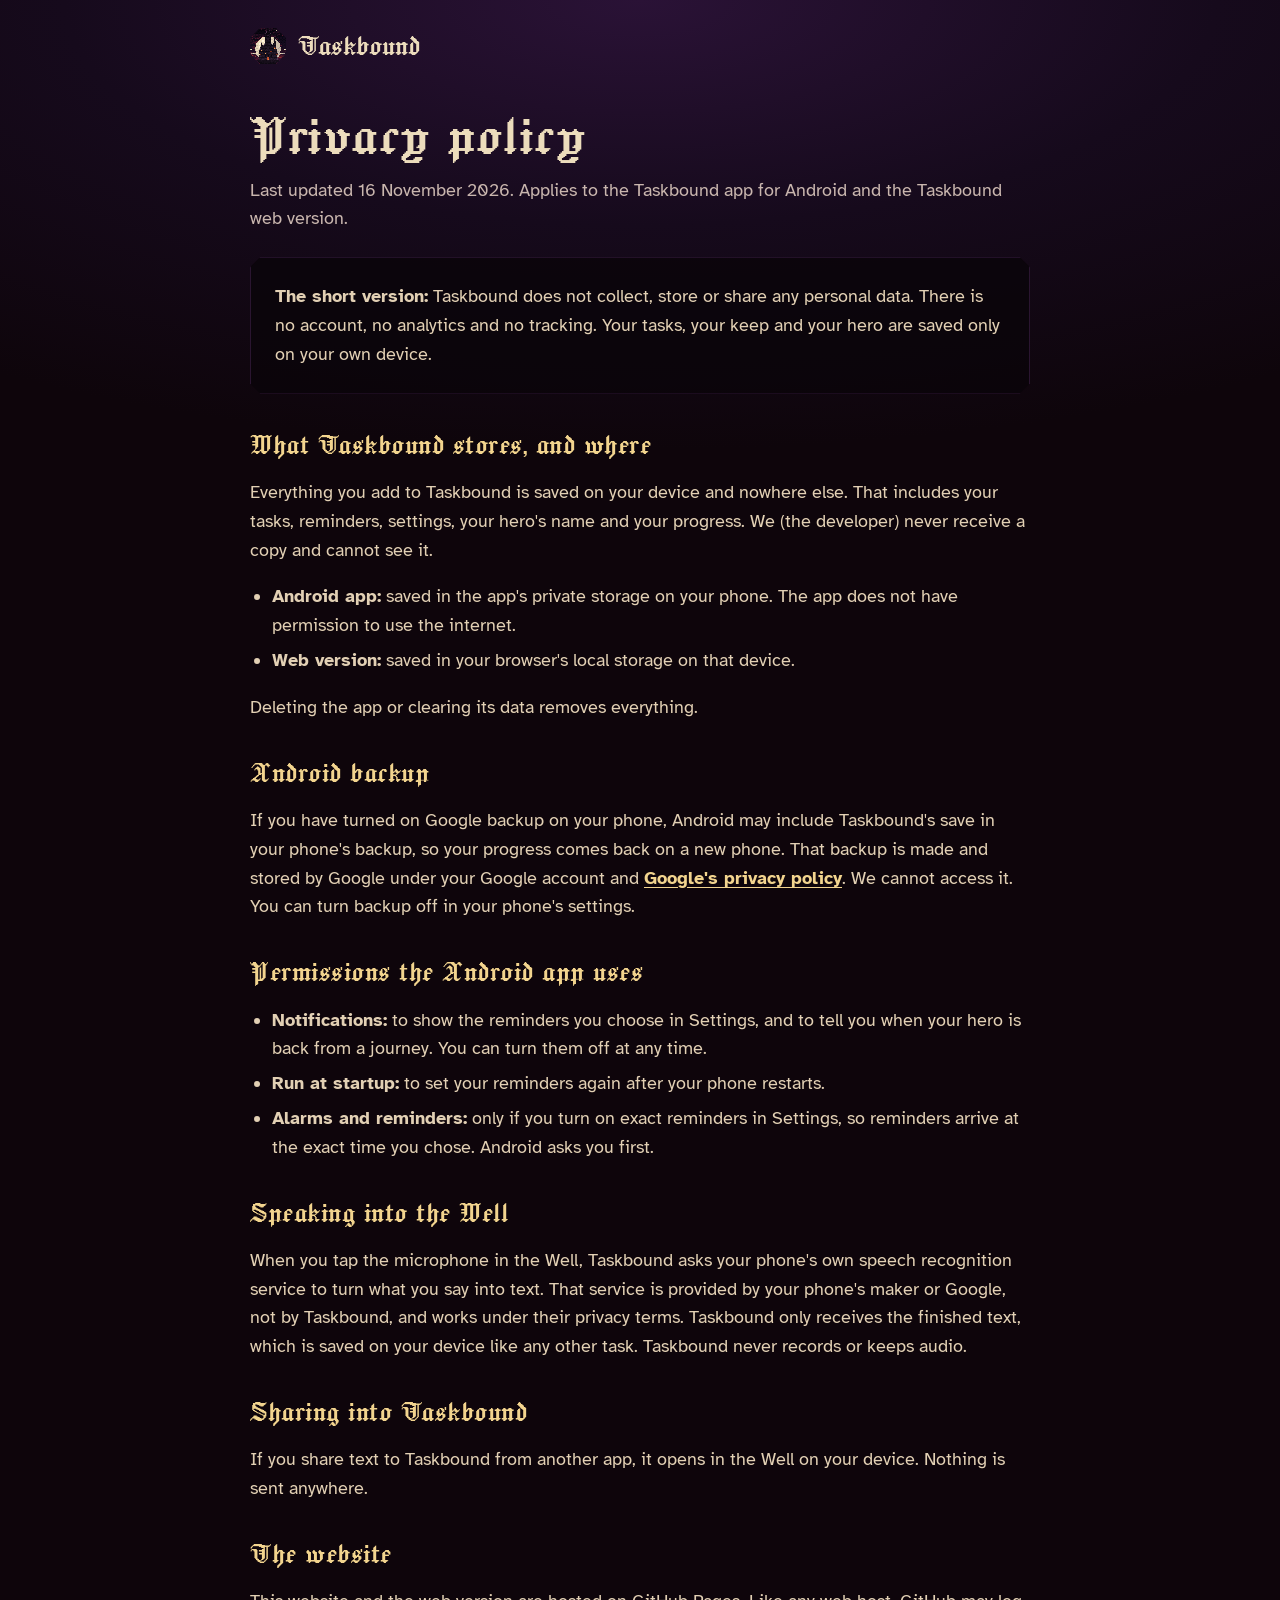
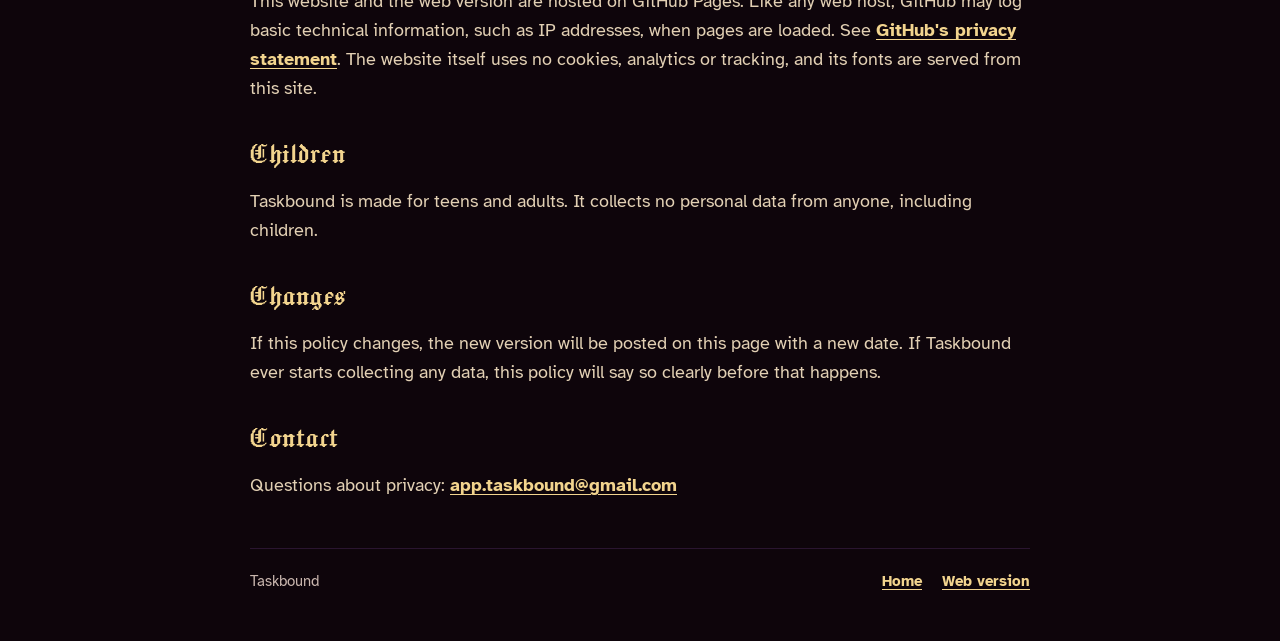
<file: privacy.html>
<!doctype html>
<html lang="en-GB">
<head>
<meta charset="utf-8">
<meta name="viewport" content="width=device-width, initial-scale=1, viewport-fit=cover">
<title>Taskbound privacy policy</title>
<meta name="description" content="Taskbound collects no personal data. Everything you add stays on your device.">
<meta name="theme-color" content="#0e050b">
<link rel="icon" type="image/png" href="app/img/icon-192.png">
<link rel="stylesheet" href="site.css">
<style>
body{background:radial-gradient(ellipse 90% 50% at 50% 0%,#2a1236 0%,#160a1c 50%,#0e050b 100%) fixed}
.wrap{max-width:820px;margin:0 auto;padding:28px max(20px,env(safe-area-inset-right)) 48px max(20px,env(safe-area-inset-left))}
main{margin-top:32px}
h1{font-size:clamp(2.8rem,7vw,4rem);margin:0 0 10px}
h2{font-size:2rem;margin:36px 0 8px;color:var(--ink-gilt)}
p,li{color:#e2d0b4}
.updated{color:var(--muted);margin:0 0 24px}
.panel p{margin:0}
ul{padding-left:1.2em}
li{margin:6px 0}
footer.foot{margin-top:48px;padding-top:20px;border-top:1px solid var(--line)}
</style>
</head>
<body>
<div class="wrap">
  <a class="brand" href="./"><img src="app/img/icon-192.png" alt="" width="36" height="36">Taskbound</a>
  <main>
    <h1>Privacy policy</h1>
    <p class="updated">Last updated 16 November 2026. Applies to the Taskbound app for Android and the Taskbound web version.</p>

    <div class="panel"><p><b>The short version:</b> Taskbound does not collect, store or share any personal data.
      There is no account, no analytics and no tracking. Your tasks, your keep and your hero are saved only on your own device.</p></div>

    <h2>What Taskbound stores, and where</h2>
    <p>Everything you add to Taskbound is saved on your device and nowhere else. That includes your tasks, reminders, settings, your hero's name and your progress.
      We (the developer) never receive a copy and cannot see it.</p>
    <ul>
      <li><b>Android app:</b> saved in the app's private storage on your phone. The app does not have permission to use the internet.</li>
      <li><b>Web version:</b> saved in your browser's local storage on that device.</li>
    </ul>
    <p>Deleting the app or clearing its data removes everything.</p>

    <h2>Android backup</h2>
    <p>If you have turned on Google backup on your phone, Android may include Taskbound's save in your phone's backup, so your progress
      comes back on a new phone. That backup is made and stored by Google under your Google account and
      <a href="https://policies.google.com/privacy" rel="noopener">Google's privacy policy</a>. We cannot access it. You can turn backup off in your phone's settings.</p>

    <h2>Permissions the Android app uses</h2>
    <ul>
      <li><b>Notifications:</b> to show the reminders you choose in Settings, and to tell you when your hero is back from a journey. You can turn them off at any time.</li>
      <li><b>Run at startup:</b> to set your reminders again after your phone restarts.</li>
      <li><b>Alarms and reminders:</b> only if you turn on exact reminders in Settings, so reminders arrive at the exact time you chose. Android asks you first.</li>
    </ul>

    <h2>Speaking into the Well</h2>
    <p>When you tap the microphone in the Well, Taskbound asks your phone's own speech recognition service to turn what you say into text. That service is provided by your
      phone's maker or Google, not by Taskbound, and works under their privacy terms. Taskbound only receives the finished text, which is saved on your device like any other
      task. Taskbound never records or keeps audio.</p>

    <h2>Sharing into Taskbound</h2>
    <p>If you share text to Taskbound from another app, it opens in the Well on your device. Nothing is sent anywhere.</p>

    <h2>The website</h2>
    <p>This website and the web version are hosted on GitHub Pages. Like any web host, GitHub may log basic technical information, such as IP addresses,
      when pages are loaded. See <a href="https://docs.github.com/en/site-policy/privacy-policies/github-general-privacy-statement" rel="noopener">GitHub's privacy statement</a>.
      The website itself uses no cookies, analytics or tracking, and its fonts are served from this site.</p>

    <h2>Children</h2>
    <p>Taskbound is made for teens and adults. It collects no personal data from anyone, including children.</p>

    <h2>Changes</h2>
    <p>If this policy changes, the new version will be posted on this page with a new date. If Taskbound ever starts collecting any data,
      this policy will say so clearly before that happens.</p>

    <h2>Contact</h2>
    <p>Questions about privacy: <a href="mailto:app.taskbound@gmail.com">app.taskbound@gmail.com</a></p>
  </main>
  <footer class="foot">
    <span>Taskbound</span>
    <nav><a href="./">Home</a><a href="app/">Web version</a></nav>
  </footer>
</div>
</body>
</html>
</file>
<file: site.css>
/* Shared styles for the Taskbound website (landing page and privacy policy). The Hollow Keep look from the app
   (app/style.css): always night, bone text, ember for the one main action, gilt frames with pointed ends, cut corners.
   Titles in Jacquard 24, everything else in Atkinson Hyperlegible. */
@font-face{font-family:'Jacquard 24';src:url(fonts/Jacquard24.woff) format('woff');font-weight:400;font-display:swap}
@font-face{font-family:'Atkinson Hyperlegible';src:url(app/fonts/AtkinsonHyperlegible-Regular.ttf) format('truetype');font-weight:400;font-display:swap}
@font-face{font-family:'Atkinson Hyperlegible';src:url(app/fonts/AtkinsonHyperlegible-Bold.ttf) format('truetype');font-weight:700;font-display:swap}
:root{
  --void:#0e050b;--night:#0d0710;--panel:#1a0a14;--line:#2a1530;--edge:#6b2a3a;--wine:#5e2232;
  --bone:#ecdcbc;--muted:#c9b6ae;--ember:#f0a35a;--ember-hot:#ffd27a;--ember-ink:#1f0a06;--teal:#7fd6c2;--violet:#3a2448;
  --veil:rgba(10,4,9,.78);--veil-soft:rgba(10,4,9,.55);
  --gilt:linear-gradient(180deg,#fff1c4 0%,#e6c27a 22%,#9c6f2c 50%,#f0d08e 74%,#7a5420 100%);
  --gilt-diag:linear-gradient(135deg,#fff1c4 0%,#e6c27a 25%,#8c6226 50%,#f0d08e 75%,#6e4a1a 100%);
  --silver:linear-gradient(180deg,#f4f0fa 0%,#b4aec4 24%,#5c566c 52%,#d2ccdf 76%,#4a4458 100%);
  --fill-ember:radial-gradient(ellipse 70% 90% at 50% 50%,#a8401f 0%,#86281a 40%,#4a1210 72%,#1e0608 100%);
  --fill-violet:linear-gradient(180deg,#4a2a62 0%,#2c1840 45%,#1a0c28 55%,#2a1640 100%);
  --fill-iron:linear-gradient(180deg,#2c2836 0%,#18151f 50%,#100e16 52%,#1c1924 100%);
  --ink-gilt:#f2d48e;--ink-ember:#ffe0a0;--ink-silver:#d6d0e2;
  --cut:polygon(10px 0,calc(100% - 10px) 0,100% 10px,100% calc(100% - 10px),calc(100% - 10px) 100%,10px 100%,0 calc(100% - 10px),0 10px);
  --point:polygon(16px 0,calc(100% - 16px) 0,100% 50%,calc(100% - 16px) 100%,16px 100%,0 50%);
  --f-display:'Jacquard 24',Georgia,'Times New Roman',serif;
  --f-body:'Atkinson Hyperlegible','Segoe UI',system-ui,sans-serif;
  color-scheme:dark;
}
*{box-sizing:border-box}
html{-webkit-text-size-adjust:100%;background:var(--void)}
body{margin:0;background:var(--void);color:var(--bone);font:18px/1.6 var(--f-body)}
a{color:var(--ink-gilt);font-weight:700;text-underline-offset:3px}
a:focus-visible,.fbtn:focus-visible{outline:2px solid var(--ember);outline-offset:4px}
h1,h2,h3{font-family:var(--f-display);font-weight:400;line-height:.95;margin:0;text-wrap:balance;letter-spacing:.5px}
.sr{position:absolute;width:1px;height:1px;overflow:hidden;clip:rect(0 0 0 0);white-space:nowrap}
.eyebrow{margin:0;font:700 .8rem var(--f-body);letter-spacing:.22em;text-transform:uppercase;color:var(--muted)}

/* the brand: the app's own icon, pixelated, and the name in blackletter */
.brand{display:inline-flex;align-items:center;gap:12px;text-decoration:none;color:var(--bone);font:400 2rem/1 var(--f-display)}
.brand img{width:36px;height:36px;image-rendering:pixelated;clip-path:var(--cut);flex:none}

/* framed buttons: a gilt frame with pointed ends and a small diamond on each tip, a deep fill, small gilded capitals */
.fbtn{position:relative;display:inline-flex;min-height:52px;padding:0 9px;text-decoration:none;font:700 .92rem/1 var(--f-body);letter-spacing:.16em;
  text-transform:uppercase;color:var(--ink-ember);-webkit-tap-highlight-color:transparent;transition:transform .2s,filter .2s}
.fbtn .fr{display:flex;flex:1;padding:2.5px;background:var(--gilt);clip-path:var(--point)}
.fbtn .fl{display:flex;align-items:center;justify-content:center;gap:10px;flex:1;padding:16px 34px;background:var(--fill-ember);clip-path:var(--point);
  box-shadow:inset 0 1px 0 rgba(255,255,255,.2);text-shadow:0 1px 0 rgba(0,0,0,.6)}
.fbtn::before,.fbtn::after{content:"";position:absolute;top:50%;width:9px;height:9px;margin-top:-4.5px;background:var(--gilt-diag);transform:rotate(45deg)}
.fbtn::before{left:0}.fbtn::after{right:0}
.fbtn:hover{filter:brightness(1.12) drop-shadow(0 0 14px rgba(240,140,70,.45))}
.fbtn:active{transform:translateY(1px)}
.fbtn.violet{color:var(--ink-gilt)}.fbtn.violet .fl{background:var(--fill-violet)}
.fbtn.iron{color:var(--ink-silver);cursor:default}.fbtn.iron .fr,.fbtn.iron::before,.fbtn.iron::after{background:var(--silver)}.fbtn.iron .fl{background:var(--fill-iron)}
.fbtn.iron:hover{filter:none}
.fbtn.small{min-height:40px;font-size:.78rem}.fbtn.small .fl{padding:10px 22px}
.fbtn svg{width:18px;height:18px;flex:none}

.panel{background:var(--veil);border:1px solid var(--line);clip-path:var(--cut);padding:24px}

footer.foot{display:flex;flex-wrap:wrap;gap:8px 24px;justify-content:space-between;align-items:center;color:var(--muted);font-size:.95rem}
footer.foot nav{display:flex;gap:20px;flex-wrap:wrap}
</file>
<file: app/fonts/fonts.css>
/* Atkinson Hyperlegible: copied from Pawgress (SIL Open Font Licence, OFL-Atkinson.txt).
   Jacquard 24 (titles): from Google Fonts (SIL Open Font Licence, OFL-Jacquard24.txt). */
@font-face{font-family:'Atkinson Hyperlegible';src:url(AtkinsonHyperlegible-Regular.ttf) format('truetype');font-weight:400;font-display:swap}
@font-face{font-family:'Atkinson Hyperlegible';src:url(AtkinsonHyperlegible-Bold.ttf) format('truetype');font-weight:700;font-display:swap}
@font-face{font-family:'Jacquard 24';src:url(Jacquard24-Regular.ttf) format('truetype');font-weight:400;font-display:swap}
</file>
<file: app/style.css>
/* Taskbound: the Hollow Keep look. Always night. Every colour is a token here; the rules are in docs/decisions/look.md. */
:root {
  /* Shared: the keep at night */
  --void: #0e050b; --night: #0d0710; --panel: #1a0a14; --line: #2a1530; --edge: #6b2a3a; --wine: #5e2232; --ash: #2a0f1a;
  --bone: #ecdcbc; --muted: #c9b6ae; --ember: #f0a35a; --ember-ink: #1f0a06; --teal: #7fd6c2; --shadow: #05030a;
  /* Candles and the edit sheet: violet night */
  --thread: #4a2a5a; --field: #140a18; --hint: #9d8a99; --edge-soft: #3a2448; --chosen: #2a1220; --hollow: #120914;
  /* Journeys: indigo sky */
  --sky: #09071a; --sky-panel: #13102a; --sky-edge: #3a3470; --sky-muted: #c2bde0; --sky-track: #2a2550;
  /* The Market: plum */
  --market: #140812; --market-edge: #3a1a2a; --hush: #3a1a2a;
  /* A room you can enter: stages not reached yet, and furnishings not in place */
  --room-off: #3a2448; --room-off-in: #120914; --room-past-in: #3a2050; --room-dim: #9d8a99; --room-hollow: #6b4a5a;
  --flame-deep: #b8602e; --ember-glow: rgba(240, 163, 90, .5);
  /* The Well: deep teal */
  --well: #070a12; --well-bowl: #0b1622; --well-ring: #2b4f5a; --well-ring-in: #1c3a44; --well-ring-out: #1f3540;
  --well-edge: #2a3a4a; --well-stone: #1b2a33; --well-muted: #a9bcc4; --well-hint: #5f7a84;
  /* The first start: the keep's night, and the cards for who you are */
  --first: #0e050b; --first-sky: radial-gradient(ellipse 90% 60% at 50% 0%, #2a1236 0%, #160a1c 55%, #0e050b 100%);
  --first-fade: linear-gradient(180deg, rgba(14, 5, 11, 0) 0%, rgba(14, 5, 11, .86) 36%, #0e050b 60%);
  --first-lead: #e2d0b4; --first-text: #d2c0a6; --rite-bg: #1a0c1c; --rite-edge: #4a2a44; --calm-bg: rgba(26, 12, 28, .7); --calm-edge: #3a2238;
  --step-off: #2a1626; --step-on-edge: #ffd27a; --step-off-edge: #6b4a5a; --step-glow: rgba(240, 163, 90, .6);
  --card-edge: linear-gradient(180deg, #6b4a5a 0%, #3a2238 100%); --card-fill: linear-gradient(180deg, #1e0e20 0%, #140812 100%);
  --card-fill-on: radial-gradient(ellipse 80% 70% at 50% 38%, #4a1c1a 0%, #24101a 60%, #160a14 100%); --card-name-on: #ffd9a0;
  --card-glow: rgba(240, 140, 70, .45); --card-shadow: rgba(0, 0, 0, .5);
  /* The toast is bone paper */
  --toast-ink: #2a1a14;
  /* Framed buttons and runes: gilt and silver, never flat (look.md) */
  --gilt: linear-gradient(180deg, #fff1c4 0%, #e6c27a 22%, #9c6f2c 50%, #f0d08e 74%, #7a5420 100%);
  --gilt-dim: linear-gradient(180deg, #e8cf95 0%, #b8904c 25%, #6e4c1e 52%, #c8a462 76%, #5a3c16 100%);
  --gilt-diag: linear-gradient(135deg, #fff1c4 0%, #e6c27a 25%, #8c6226 50%, #f0d08e 75%, #6e4a1a 100%);
  --gilt-dim-diag: linear-gradient(135deg, #e0c48a 0%, #a8834a 30%, #5a3e18 52%, #b8944e 78%, #4a3214 100%);
  --silver: linear-gradient(180deg, #f4f0fa 0%, #b4aec4 24%, #5c566c 52%, #d2ccdf 76%, #4a4458 100%);
  --fill-ember: radial-gradient(ellipse 70% 90% at 50% 50%, #a8401f 0%, #86281a 40%, #4a1210 72%, #1e0608 100%);
  --fill-violet: linear-gradient(180deg, #4a2a62 0%, #2c1840 45%, #1a0c28 55%, #2a1640 100%);
  --fill-iron: linear-gradient(180deg, #2c2836 0%, #18151f 50%, #100e16 52%, #1c1924 100%);
  --fill-rune: radial-gradient(circle at 50% 40%, #3a2050 0%, #1e0e2a 60%, #120818 100%);
  --fill-rune-lit: radial-gradient(circle at 50% 50%, #ffcf8a 0%, #f0a35a 45%, #b8602e 100%);
  --sheen: linear-gradient(180deg, rgba(255,255,255,.16), rgba(255,255,255,0) 50%);
  --gilt-solid: #c8a462; --gilt-bright: #e6c27a; --gilt-pale: #fff1c4; --gilt-deep: #6e4c1e; --gilt-dark: #7a5420;
  --ink-gilt: #f2d48e; --ink-ember: #ffe0a0; --ink-silver: #d6d0e2; --gap: #07030a;
  /* Shapes */
  --cut-sm: polygon(5px 0, calc(100% - 5px) 0, 100% 5px, 100% calc(100% - 5px), calc(100% - 5px) 100%, 5px 100%, 0 calc(100% - 5px), 0 5px);
  --cut: polygon(8px 0, calc(100% - 8px) 0, 100% 8px, 100% calc(100% - 8px), calc(100% - 8px) 100%, 8px 100%, 0 calc(100% - 8px), 0 8px);
  /* A framed button: pointed ends with a diamond on each tip (outer), and the inner frame inside it */
  --point: polygon(0 50%, 4px calc(50% - 4px), 5.9px calc(50% - 2.1px), 15px 0, calc(100% - 15px) 0, calc(100% - 5.9px) calc(50% - 2.1px), calc(100% - 4px) calc(50% - 4px), 100% 50%, calc(100% - 4px) calc(50% + 4px), calc(100% - 5.9px) calc(50% + 2.1px), calc(100% - 15px) 100%, 15px 100%, 5.9px calc(50% + 2.1px), 4px calc(50% + 4px));
  --point-in: polygon(9.5px 0, calc(100% - 9.5px) 0, 100% 50%, calc(100% - 9.5px) 100%, 9.5px 100%, 0 50%);
  /* A small framed button: one gilt line, pointed ends, no diamonds; drawn 30px tall inside a 44px tap area */
  --point-sm: polygon(8px 0, calc(100% - 8px) 0, 100% 50%, calc(100% - 8px) 100%, 8px 100%, 0 50%);
  --point-sm-in: polygon(7.4px 0, calc(100% - 7.4px) 0, 100% 50%, calc(100% - 7.4px) 100%, 7.4px 100%, 0 50%);
  --nav-h: 104px;
  color-scheme: dark;
}
* { box-sizing: border-box }
html, body { margin: 0; height: 100%; background: var(--void); color: var(--bone) }
body { font: 16px/1.4 'Atkinson Hyperlegible', system-ui, sans-serif; -webkit-tap-highlight-color: transparent; overflow: hidden }
button, input, textarea { font: inherit; color: inherit }
button { cursor: pointer }
button:focus-visible, input:focus-visible, textarea:focus-visible { outline: 2px solid var(--ember); outline-offset: 2px }
.sr { position: absolute; width: 1px; height: 1px; overflow: hidden; clip: rect(0 0 0 0); white-space: nowrap }
[hidden] { display: none !important }
.title { font-family: 'Jacquard 24', 'Georgia', serif; font-weight: 400; margin: 0; line-height: .95; letter-spacing: .5px }
.title.big { font-size: 52px }
.eyebrow { margin: 0; font-size: 13px; letter-spacing: 2px; text-transform: uppercase; color: var(--muted) }
.muted { color: var(--muted); margin: 0 }
.center { text-align: center }
.row-between { display: flex; justify-content: space-between; align-items: baseline; gap: 12px }
.spacer { width: 44px }
.spacer-grow { flex: 1 }

#app { position: relative; height: 100%; max-width: 520px; margin: 0 auto; overflow: hidden }
.screen { position: absolute; inset: 0 0 var(--nav-h) 0; overflow-y: auto; overscroll-behavior: contain }

/* Home: the keep */
#s-keep { overflow: hidden; bottom: 0 }
.scene { position: absolute; inset: 0; bottom: 0 }
.scene svg { width: 100%; height: 100%; display: block }
.keep3d { display: block; image-rendering: pixelated; touch-action: none; cursor: grab }
.keep3d:active { cursor: grabbing }
.keep-top { pointer-events: none }
.keep-top > * { pointer-events: auto }
.keep-top { position: absolute; top: 0; left: 0; right: 0; display: flex; justify-content: space-between; align-items: flex-start; padding: calc(22px + env(safe-area-inset-top)) 20px 0 }
.keep-top .title { font-size: 30px; text-shadow: 0 2px 0 var(--void) }
/* The three stores in one strip beside the gear (mockup "Taskbound: a calmer Home", A) */
.stores { list-style: none; margin: 0; padding: 0; display: grid; grid-auto-flow: column; grid-auto-columns: 1fr; gap: 0; align-items: stretch; background: var(--void); border: 1px solid var(--wine) }
/* Stores on home: just the number and its sign, centred in pills of one width, so they cover little of the keep */
.stores li { display: flex; align-items: center; justify-content: center; gap: 6px; height: 30px; padding: 0 9px }
.stores li + li { border-left: 1px solid var(--wine) }
.stores b { font-size: 14px; line-height: 1; color: var(--bone); font-variant-numeric: tabular-nums }
.stores [data-art] { width: 14px; height: 16px; flex: none; display: flex; align-items: center; justify-content: center }
.stores [data-art] svg { display: block }
.relight { position: absolute; left: 0; right: 0; bottom: var(--nav-h); background: var(--void); padding: 8px 20px 14px; display: flex; flex-direction: column; gap: 10px }
.ledge { position: absolute; left: 0; right: 0; top: -19px; height: 20px }
.ledge svg { width: 100%; height: 100%; display: block }
.relight .title { font-size: 26px }
.relight .row-between .muted { white-space: nowrap; font-size: 13px }
.arches { display: flex; gap: 0; margin: 0 -12px }
.arches svg { width: 28px; height: auto }
.next { display: flex; align-items: center; gap: 12px }
.next-arch { flex: none; line-height: 0 }
.next-arch svg { width: 34px; height: auto }
.next-txt { flex: 1; min-width: 0 }
.next-name { margin: 0; font-size: 16px; color: var(--muted) }
.next-name b { color: var(--bone) }
.meter { position: relative; display: block; height: 8px; margin-top: 7px; border: 1px solid var(--wine); background: var(--void) }
.meter i { position: absolute; left: 0; top: 0; bottom: 0 }
#meter-in { background: repeating-linear-gradient(90deg, var(--ember) 0 3px, var(--flame-deep) 3px 4px); box-shadow: 0 0 8px var(--ember-glow) }
#meter-have { background: repeating-linear-gradient(90deg, rgba(240, 163, 90, .35) 0 2px, transparent 2px 4px) }
.next-n { margin: 5px 0 0; font-size: 13px }
.offer { flex: none; display: flex }
.offer button { height: 44px; min-width: 112px; padding: 0 20px }

/* Tasks: candles */
#s-tasks { background: var(--night) }
.stars { position: absolute; inset: 0; pointer-events: none }
.stars svg { width: 100%; height: 100%; display: block }
.page-top { position: relative; padding: calc(26px + env(safe-area-inset-top)) 20px 8px }
.page-top .muted { margin-top: 6px; font-size: 15px }
.quick { position: relative; margin: 8px 20px 0; display: flex; border: 1px solid var(--thread); background: var(--field) }
.quick input { flex: 1; min-width: 0; height: 48px; padding: 0 14px; border: 0; background: transparent; font-size: 16px }
.quick input::placeholder { color: var(--hint) }
.quick button { width: 48px; height: 48px; border: 0; border-left: 1px solid var(--thread); background: var(--ember); color: var(--ember-ink); display: flex; align-items: center; justify-content: center }
.title-row { display: flex; align-items: center; justify-content: space-between; gap: 8px 12px; flex-wrap: wrap }
.title-row .sm-btn { flex: none }
/* Search: a quiet field under quick add, once there are 6 candles */
.tsearch { position: relative; margin: 8px 20px 0 }
.tsearch input { width: 100%; height: 44px; padding: 0 14px; border: 1px solid var(--edge-soft); background: var(--hollow); font-size: 16px; clip-path: var(--cut) }
.tsearch input::placeholder { color: var(--hint) }
.tsearch input:focus-visible { outline-offset: -3px }
/* Select several: a box on the thread instead of the candle, and a bar of tools kept in view under the candles */
#tasklist .task.pick .wick { opacity: 1; align-items: center; min-height: 52px; padding: 0 }
.pickbox { position: relative; width: 22px; height: 22px; border: 1.5px solid var(--hint); background: var(--field); clip-path: var(--cut-sm) }
.task.picked .pickbox { border-color: var(--ember); background: var(--chosen) }
.task.picked .pickbox::after { content: ''; position: absolute; left: 50%; top: 50%; width: 9px; height: 9px; background: var(--ember); transform: translate(-50%, -50%) rotate(45deg) }
.task.picked .name { color: var(--ember) }
.task.pick .linkish { cursor: pointer }
.selbar { position: sticky; bottom: 0; z-index: 3; margin: 0 12px; padding: 8px 10px 4px; background: var(--panel); border: 1px solid var(--edge-soft); clip-path: var(--cut) }
.sel-n { margin: 0 4px 2px; font-size: 14px; font-weight: 700 }
.sel-acts { display: flex; flex-wrap: wrap; gap: 0 6px }
#s-tasks.selecting .thread { margin-bottom: 12px }
.thread { position: relative; margin: 16px 20px 24px; padding: 0 }
.thread::before { content: ''; position: absolute; left: 21px; top: 0; bottom: 0; width: 1px; background: var(--thread) }
.thread ul { list-style: none; margin: 0; padding: 0 }
.task { position: relative; display: flex; align-items: flex-end; gap: 14px; padding: 6px 0 }
.task .wick { width: 44px; min-height: 52px; flex: none; border: 0; background: transparent; display: flex; align-items: flex-end; justify-content: center; padding: 0 0 2px }
.task .body { flex: 1; min-width: 0; display: flex; justify-content: space-between; align-items: flex-end; gap: 10px; padding-bottom: 10px; border-bottom: 1px solid var(--line) }
.task .name { display: block; font-size: 17px; font-weight: 700; overflow-wrap: anywhere }
.task .meta { font-size: 13px; color: var(--muted) }
.task .earn { font-size: 13px; color: var(--muted); text-align: right; flex: 0 1 auto; max-width: 42% }
.task .linkish { flex: 1; min-width: 0; padding: 0; border: 0; background: transparent; text-align: left; min-height: 44px; display: flex; flex-direction: column; justify-content: flex-end }
.task-tools { display: flex; gap: 0 6px; flex-wrap: wrap; padding: 0 0 6px 54px }
#relight-line b { color: var(--bone) }
.linkbtn { min-height: 44px; padding: 0 2px; border: 0; background: transparent; color: var(--ember); text-decoration: underline; font-size: inherit }
.note.remind-off { padding-top: 0; padding-bottom: 8px }
.note.remind-off .linkbtn { display: block; min-height: 40px }
.task.lit .wick { filter: drop-shadow(0 0 8px rgba(240,163,90,.7)) }
.task.lit .name { font-weight: 400; color: var(--muted) }
.task.lit .earn { color: var(--ember) }
.task.lit .body { border-bottom: 0 }
.task.waiting .wick { opacity: .45 }
.task.waiting .name { font-weight: 400 }
/* Lists: chips under quick add (Pawgress's), shown once a list exists. The picked one glows ember. */
.lists { display: flex; flex-wrap: wrap; gap: 6px; margin: 10px 20px 0 }
.lchip { min-height: 44px; min-width: 44px; padding: 0 14px; border: 1px solid var(--thread); background: var(--field); color: var(--bone); font-size: 14px; clip-path: var(--cut); display: inline-flex; align-items: center; justify-content: center }
.lchip[aria-pressed="true"] { border-color: var(--ember); background: var(--chosen); color: var(--ember) }
.lchip.add { color: var(--ember); padding: 0 }
.lnew { display: flex; gap: 6px; align-items: center }
.lists .lnew .input { width: 150px; min-height: 44px }
/* Reordering: the grip drags; Move up / Move down show only when focused by keyboard */
.task .grip { flex: none; align-self: center; width: 30px; height: 44px; margin-left: -6px; border: 0; background: transparent; color: var(--hint); display: flex; align-items: center; justify-content: center; touch-action: none; cursor: grab }
.task.dragging { z-index: 2; background: var(--panel); box-shadow: 0 6px 18px var(--shadow) }
.task.dragging .grip { color: var(--ember); cursor: grabbing }
.sr-f { position: absolute; width: 1px; height: 1px; overflow: hidden; clip: rect(0 0 0 0); white-space: nowrap; border: 0; padding: 0 }
.sr-f:focus { position: static; width: auto; height: 44px; clip: auto; padding: 0 10px; border: 1px solid var(--ember); background: var(--field); color: var(--bone); font-size: 13px; flex: none; align-self: center }
.task-note { padding: 0 0 10px 58px; font-size: 14px; color: var(--muted); overflow-wrap: anywhere }
.task-note a { color: var(--ember) }
.fold { min-height: 44px; padding: 0; border: 0; background: transparent; color: inherit; font: inherit; letter-spacing: inherit; text-transform: inherit; display: inline-flex; align-items: center; gap: 8px }
.fold::after { content: ''; width: 7px; height: 7px; border: solid var(--ember); border-width: 0 2px 2px 0; transform: rotate(-45deg) }
.fold[aria-expanded="true"]::after { transform: rotate(45deg) }
.tipbtns { display: flex; gap: 14px }
.group-row { display: flex; align-items: flex-end; justify-content: space-between; gap: 12px }
/* Tidy candles: a quiet italic ember link, no frame (developer chose this, 9 Nov 2026); the tap area stays 44px */
.tidy-link { flex: none; min-height: 44px; margin-bottom: -6px; padding: 0 4px; border: 0; background: transparent; color: var(--ember); font-size: 14px; font-style: italic;
  text-decoration: underline dotted; text-underline-offset: 4px }
.tidy-link:focus-visible { outline: 1px solid var(--ember); outline-offset: 2px }
.group-h { position: relative; padding: 18px 0 4px 58px; margin: 0; font-size: 12px; letter-spacing: 2px; text-transform: uppercase; color: var(--muted); font-weight: 400 }
.empty { padding: 16px 0 0 58px; color: var(--muted) }
.note { padding: 14px 0 0 58px; color: var(--muted); font-size: 14px }

/* Journeys: the star chart */
#s-journeys { background: var(--sky) }
.chart { position: relative; margin: 8px auto 0; width: min(358px, calc(100% - 32px)); aspect-ratio: 1 }
.chart svg { display: block; width: 100%; height: 100% }
.chart .place { position: absolute; width: 48px; height: 48px; margin: -24px 0 0 -24px; border: 0; border-radius: 50%; background: transparent }
.chart .place:disabled { cursor: default }
.dest { margin: 12px 16px 24px; padding: 16px; background: var(--sky-panel); border: 1px solid var(--sky-edge); display: flex; flex-direction: column; gap: 10px }
.dest .title { font-size: 30px }
.dest .eyebrow { white-space: nowrap }
.dest .muted { color: var(--sky-muted) }
.dest .muted.small { font-size: 13px }
.dest b { color: var(--bone) }
.dest .ember { color: var(--ember) }
.dest-who { display: flex; align-items: flex-end; gap: 14px }
.dest-who > div { flex: 1; min-width: 0; display: flex; flex-direction: column; gap: 8px; padding-bottom: 6px }
.dest-who p { margin: 0 }
.dest-hero { flex: none; filter: drop-shadow(0 6px 10px rgba(0, 0, 0, .5)) }
.dest-row { display: flex; align-items: center; justify-content: space-between; gap: 12px; font-size: 14px }
.dest-row .ember-btn { flex: none; height: 46px; padding: 0 22px }
.bar { height: 8px; background: var(--sky-track) }
.bar span { display: block; height: 100%; background: var(--ember) }
.fast { display: flex; align-items: center; gap: 8px; margin: 0 20px 24px; min-height: 44px; font-size: 14px; color: var(--muted) }
.fast input { width: 20px; height: 20px; accent-color: var(--ember) }
.rune { position: relative }
.back-dot { position: absolute; top: 2px; right: 10px; width: 10px; height: 10px; background: var(--ember); transform: rotate(45deg); box-shadow: 0 0 8px var(--ember) }

/* The Market */
#s-market { background: var(--market) }
.stalls { display: flex; gap: 8px; margin: 12px 20px 0 }
.stalls button { flex: 1; min-height: 44px; padding: 0 16px; white-space: nowrap }
.wares { margin: 0 20px 24px }
.wares ul { list-style: none; margin: 0; padding: 0 }
.ware-h { display: flex; align-items: center; gap: 10px; padding: 16px 0 4px }
.ware-h h2 { flex: 1; min-width: 0; display: flex; align-items: center; gap: 10px; padding: 0 }
.ware-h svg { width: 18px; height: 26px; flex: none }
.ware { display: flex; align-items: center; gap: 12px; padding: 10px 0; border-bottom: 1px solid var(--line) }
.ware > div { flex: 1; min-width: 0 }
.ware .name { display: block; font-size: 16px; font-weight: 700; overflow-wrap: anywhere }
.ware .meta { font-size: 13px; color: var(--muted) }
.buy { flex: none; min-width: 120px; min-height: 44px; padding: 0 20px }
.have { flex: none; min-width: 108px; text-align: center; font-size: 14px; color: var(--ember) }
.sleeping { margin: 18px 0 0; padding: 14px; border: 1px dashed var(--market-edge); font-size: 14px; color: var(--muted) }
.worn { margin-top: 14px; padding: 14px; background: var(--panel); border: 1px solid var(--market-edge); display: flex; gap: 14px; align-items: center }
.worn .knight { flex: none; line-height: 0 }
.worn > div { flex: 1; min-width: 0; display: flex; flex-direction: column; gap: 4px; font-size: 14px }
.worn .ember { margin-top: 4px; color: var(--ember) }

/* Navigation: runes around the Offload sigil */
.runes { position: absolute; isolation: isolate; left: 0; right: 0; bottom: 0; height: var(--nav-h); padding-bottom: env(safe-area-inset-bottom); display: flex; align-items: center; justify-content: center; gap: 6px; background: var(--void); border-top: 1px solid var(--ash); z-index: 2 }
.rune { width: 62px; padding: 6px 0; border: 0; background: transparent; display: flex; flex-direction: column; align-items: center; gap: 6px; color: var(--muted); font-size: 11px; letter-spacing: 1.5px; text-transform: uppercase; text-shadow: 0 1px 0 #000 }
/* Pixel runes (look.md): a 19-pixel diamond drawn x3, inside a 25-pixel sprite so the current one has room to glow */
.rune .dia { position: relative; width: 57px; height: 57px; flex: none }
.rune .dia > span { position: absolute; left: -9px; top: -9px; line-height: 0; pointer-events: none }
.rune .px-lit, .rune[aria-current="page"] .px-rest { display: none }
.rune[aria-current="page"] .px-lit { display: block }
.rune[aria-current="page"] { color: var(--gilt-pale); font-weight: 700 }
/* The studded rail the runes are strung on; app.js draws it to the bar's width, through the runes' middles */
.rail { position: absolute; z-index: -1; left: 10px; top: 0; line-height: 0; pointer-events: none }
/* The Offload sigil: a pixel well mouth, raised a little, its name in the Well's teal level with the runes' names */
.sigil { width: 84px; margin: 0 2px; padding: 0; border: 0; background: transparent; display: flex; flex-direction: column; align-items: center; gap: 4px; position: relative; top: -7px; color: var(--teal); font-size: 11px; font-weight: 700; letter-spacing: 1.5px; text-transform: uppercase; text-shadow: 0 1px 0 #000 }
.sigil svg { display: block }

/* The Well */
.well-sheet { position: fixed; inset: 0; z-index: 5; background: var(--well); display: flex; flex-direction: column; align-items: center; padding: calc(18px + env(safe-area-inset-top)) 20px calc(22px + env(safe-area-inset-bottom)); overflow-y: auto }
.well-sheet > * { position: relative; max-width: 480px }
.motes { position: absolute !important; inset: 0; pointer-events: none; max-width: none !important }
.motes svg { width: 100%; height: 100%; display: block }
.well-top { align-self: stretch; display: flex; justify-content: space-between; align-items: center; margin: 0 auto; width: 100% }
.ghost-btn { width: 44px; height: 44px; border: 1px solid var(--well-edge); background: transparent; display: flex; align-items: center; justify-content: center; color: var(--bone) }
.ghost-btn.tall { width: 54px; height: 54px; color: var(--teal); border-color: var(--well-ring) }
.well-sheet h2 { font-size: 40px; text-align: center; margin-top: 14px }
.well-sheet > .muted { margin-top: 8px; font-size: 15px; color: var(--well-muted) }
/* The Well: an old stone well seen from above, painted in pixels (art/night.py), drawn with no smoothing */
.well { margin-top: 18px; flex: none; width: min(300px, 78vw); aspect-ratio: 1; border-radius: 50%; background: url(img/well.png) center / 100% 100% no-repeat; image-rendering: pixelated; display: flex; align-items: center; justify-content: center }
.well textarea { width: 72%; height: 58%; resize: none; border: 0; background: transparent; text-align: center; font-size: 16px; line-height: 1.7 }
.well textarea::placeholder { color: var(--well-hint) }
.well textarea:focus-visible { outline: none }
.well:focus-within { box-shadow: 0 0 0 3px var(--teal) }
#rose-h { margin: 34px 0 10px }
.stones { list-style: none; margin: 0; padding: 0; display: flex; flex-wrap: wrap; justify-content: center; gap: 8px }
.stones li { display: flex; align-items: center; max-width: 100%; min-height: 44px; padding: 0 0 0 14px; background: var(--well-stone); font-size: 14px; font-weight: 700; clip-path: polygon(6px 0, 100% 2px, calc(100% - 3px) 100%, 0 calc(100% - 4px)) }
.stones li:nth-child(even) { transform: rotate(1.5deg); clip-path: polygon(0 3px, calc(100% - 5px) 0, 100% 100%, 4px calc(100% - 2px)) }
.stones li:nth-child(odd) { transform: rotate(-1.5deg) }
.stones li span { font-weight: 400; color: var(--well-muted) }
.stones li.done { background: var(--ember); color: var(--ember-ink) }
.stones li.done span { color: var(--ember-ink) }
/* A stone's own controls: the × takes its lines out of the well; the diamond says whether a done line is done. 44px tall. */
.st-t { min-width: 0; overflow-wrap: anywhere; padding: 9px 0 }
.st-x, .st-d { flex: none; width: 40px; height: 44px; border: 0; background: none; padding: 0; display: flex; align-items: center; justify-content: center; color: var(--well-muted) }
.st-x svg { width: 14px; height: 14px }
.stones li.done .st-x, .stones li.done .st-d { color: var(--ember-ink) }
.st-d { width: 34px; margin-left: -10px }
.st-d::before { content: ''; width: 11px; height: 11px; transform: rotate(45deg); border: 2px solid currentColor }
.st-d[aria-pressed="true"]::before { background: currentColor }
.st-x:focus-visible, .st-d:focus-visible { outline: 2px solid var(--teal); outline-offset: -4px }
.stones li.dim { opacity: .55 }
#well-note, #well-voice-tip { margin-top: 10px; color: var(--well-muted) }
.well-actions { align-self: stretch; display: flex; gap: 10px; margin: 18px auto 0; width: 100% }
.ember-btn { flex: 1; font-size: 14px }
.ember-btn.tall { height: 54px }

/* Toast */
.toast { position: absolute; left: 16px; right: 16px; bottom: calc(var(--nav-h) + 12px); z-index: 6; max-width: 488px; margin: 0 auto; padding: 12px 14px; background: var(--bone); color: var(--toast-ink); display: flex; align-items: center; gap: 12px; box-shadow: 0 6px 0 var(--shadow); clip-path: var(--cut) }
.toast p { margin: 0; flex: 1 }
.toast button { min-height: 44px; padding: 0 6px; border: 0; background: transparent; color: var(--wine); font-weight: 700; text-decoration: underline }

@media (max-width: 359px) {
  .rune { width: 54px; letter-spacing: .5px; font-size: 10px }
  .sigil { width: 76px; margin: 0 }
  .relight .title { font-size: 26px }
  .stalls { gap: 4px }
  .stalls button { letter-spacing: .3px; font-size: 11px; padding: 0 12px }
  .stalls .for { display: none } /* the stalls read Keep and the class name; the full words stay in aria-label */
}
@media (prefers-reduced-motion: no-preference) {
  .task.just .wick { animation: kindle .6s ease-out }
  @keyframes kindle { from { filter: drop-shadow(0 0 0 rgba(240,163,90,0)) brightness(1.8) } to { filter: drop-shadow(0 0 8px rgba(240,163,90,.7)) } }
}

/* Editing a candle: a full-screen sheet, like the Well, in the candles' night colours */
.edit-sheet { position: fixed; inset: 0; z-index: 5; background: var(--night); overflow-y: auto; overscroll-behavior: contain; padding: calc(18px + env(safe-area-inset-top)) 20px calc(22px + env(safe-area-inset-bottom)) }
.edit-card { max-width: 480px; margin: 0 auto; display: flex; flex-direction: column; gap: 16px }
.edit-card .ghost-btn { border-color: var(--edge-soft) }
.edit-card h2 { font-size: 38px; margin-top: 4px }
.field { display: flex; flex-direction: column; gap: 6px; min-width: 0; border: 0; padding: 0; margin: 0 }
.lbl { font-size: 14px; font-weight: 700; color: var(--bone); padding: 0 }
.fine { margin: 0; font-size: 13px; color: var(--muted) }
.input { width: 100%; min-height: 48px; padding: 0 12px; border: 1px solid var(--thread); background: var(--field); color: var(--bone); font-size: 16px; border-radius: 0 }
textarea.input { padding: 10px 12px; line-height: 1.5; resize: vertical }
select.input { appearance: none; padding-right: 32px; background-image: linear-gradient(45deg, transparent 50%, var(--ember) 50%), linear-gradient(135deg, var(--ember) 50%, transparent 50%); background-position: calc(100% - 18px) 21px, calc(100% - 13px) 21px; background-size: 5px 5px; background-repeat: no-repeat }
.input::placeholder { color: var(--hint) }
.input:focus-visible { outline: 2px solid var(--ember); outline-offset: 1px }
input[type="date"].input, input[type="time"].input { color-scheme: dark }
.size-row { display: grid; grid-template-columns: repeat(4, minmax(0, 1fr)); gap: 8px }
.size-row label { display: flex }
.size-row .opt { flex: 1; display: flex; flex-direction: column; align-items: center; justify-content: flex-end; gap: 4px; min-height: 84px; padding: 8px 2px; border: 1px solid var(--thread); background: var(--field); clip-path: var(--cut); cursor: pointer }
.size-row .opt b { font-size: 14px; white-space: nowrap }
.size-row .mini { line-height: 0; opacity: .7 }
.size-row input:checked + .opt { border-color: var(--ember); background: var(--chosen) }
.size-row input:checked + .opt b { color: var(--ember) }
.size-row input:checked + .opt .mini { opacity: 1; filter: drop-shadow(0 0 6px rgba(240,163,90,.6)) }
.size-row input:focus-visible + .opt, .daygrid input:focus-visible + span { outline: 2px solid var(--ember); outline-offset: 2px }
details.more { border: 1px solid var(--line); background: var(--hollow) }
details.more summary { min-height: 48px; padding: 0 14px; display: flex; align-items: center; font-size: 15px; color: var(--ember); cursor: pointer; list-style: none }
details.more summary::-webkit-details-marker { display: none }
details.more summary::before { content: ''; width: 8px; height: 8px; margin-right: 10px; border: solid var(--ember); border-width: 0 2px 2px 0; transform: rotate(-45deg); flex: none }
details.more[open] summary::before { transform: rotate(45deg) }
.more-body { display: flex; flex-direction: column; gap: 16px; padding: 4px 14px 16px }
.two { display: grid; grid-template-columns: 1fr 1fr; gap: 10px }
.daygrid { display: grid; grid-template-columns: repeat(7, minmax(0, 1fr)); gap: 4px }
.daygrid label { display: block }
.daygrid span { display: grid; place-items: center; min-height: 44px; border: 1px solid var(--thread); background: var(--field); font-size: 13px; font-weight: 700; cursor: pointer }
.daygrid input:checked + span { border-color: var(--ember); background: var(--ember); color: var(--ember-ink) }
.edit-actions { display: flex; gap: 10px; margin-top: 4px }
.ghost-btn.wide { width: auto; padding: 0 22px; height: 54px }
@media (max-width: 359px) { .two { grid-template-columns: 1fr } }
/* Keep for later, in the edit sheet */
.tick { display: flex; align-items: flex-start; gap: 12px; min-height: 44px; cursor: pointer }
.tick input { width: 22px; height: 22px; margin: 2px 0 0; accent-color: var(--ember); flex: none }
.tick .fine { display: block }

/* Settings: the same sheet as editing a candle */
.keep-side { display: flex; align-items: center; gap: 8px }
.ghost-btn.gear { background: var(--void); border-color: var(--wine); color: var(--bone) }
.set-body { display: flex; flex-direction: column; gap: 22px }
.set-card { display: flex; flex-direction: column; gap: 4px; padding-top: 14px; border-top: 1px solid var(--line) }
.set-h { margin: 0 0 4px; font-size: 20px; font-weight: 700 }
.set-card .group-h { padding: 14px 0 2px }
.set-card .fine { margin: 2px 0 6px }
.set-card .ghost-btn.wide { margin: 6px 0 }
.set-row { display: flex; align-items: center; justify-content: space-between; gap: 12px; min-height: 52px; flex-wrap: wrap }
.set-row > label:not(.switch) { flex: 1; min-width: 0 }
.set-row.sub { padding-left: 52px; min-height: 48px }
.set-in { width: 140px; flex: none }
select.set-in { width: auto }
select.set-in { min-width: 160px }
/* A switch: a dark slot with an ember knob when on */
.switch { flex: 1; min-width: 0; display: flex; align-items: center; gap: 12px; min-height: 44px; cursor: pointer }
.switch input { position: absolute; opacity: 0; width: 1px; height: 1px }
.switch .knob { position: relative; flex: none; width: 40px; height: 22px; border: 1px solid var(--thread); background: var(--field); clip-path: var(--cut) }
.switch .knob::after { content: ''; position: absolute; top: 3px; left: 3px; width: 14px; height: 14px; background: var(--hint) }
.switch input:checked + .knob { border-color: var(--ember); background: var(--chosen) }
.switch input:checked + .knob::after { left: 21px; background: var(--ember) }
.switch input:focus-visible + .knob { outline: 2px solid var(--ember); outline-offset: 2px }
.lman { list-style: none; margin: 0; padding: 0; display: flex; flex-direction: column; gap: 6px }
.lman li { display: flex; gap: 10px; align-items: center }
.lman .input { flex: 1; min-width: 0 }
.set-card .lnew { margin-top: 6px }
.set-card .lnew .input { flex: 1; min-width: 0 }
.set-row > label .fine { display: block; margin: 2px 0 0 }
.set-row.pad { padding-left: 52px }
.set-row.pad > label { min-width: 120px } /* below about 360 px the select drops under its label */
.set-btns { display: flex; flex-wrap: wrap; align-items: center; column-gap: 14px }
.set-box { display: flex; flex-direction: column; gap: 8px; margin: 6px 0 2px; padding: 14px; border: 1px solid var(--edge-soft); background: var(--void) }
.set-box p { margin: 0 }
.set-box textarea.input { font-size: 13px; word-break: break-all }
.set-box .ember-btn { min-height: 54px; padding: 0 22px; white-space: nowrap }
.set-card #bk-msg:empty { display: none }
a.ghost-btn.wide { text-decoration: none }
.set-end { padding-top: 14px; border-top: 1px solid var(--line); text-align: center }
.set-end .set-box { text-align: left }

/* Framed buttons (look.md): a double frame of gilt with pointed ends and a diamond on each tip.
   main = an ember glowing in the dark, for the one main action; plain = deep violet; quiet = silver, for worn or not yet. */
.offer button, .ember-btn, .buy, .stalls button, .ghost-btn.wide {
  --px-kind: violet; --f-ink: var(--ink-gilt);
  position: relative; border: 0; background-color: transparent; background-repeat: no-repeat; color: var(--f-ink);
  font-size: 13px; font-weight: 700; letter-spacing: 1.5px; text-transform: uppercase; text-shadow: 0 2px 0 rgba(0,0,0,.9) }
.offer button.main, .ember-btn, .buy, .stalls button[aria-pressed="true"] { --px-kind: ember; --f-ink: var(--ink-ember) }
.buy.wear-btn { --px-kind: violet; --f-ink: var(--ink-gilt) }
.buy.worn-btn, .offer button:disabled, .ember-btn:disabled, .buy:disabled { --px-kind: iron; --f-ink: var(--ink-silver); cursor: default }
.offer button:disabled, .ember-btn:disabled, .buy:disabled:not(.worn-btn) { opacity: .55 }
.offer button:focus-visible, .ember-btn:focus-visible, .buy:focus-visible, .stalls button:focus-visible, .ghost-btn.wide:focus-visible { outline: 0; --px-focus: 1 }

/* Small framed buttons (look.md): for tight rows such as a candle's tools. Looks 30px tall; the tap area stays 44px,
   so the frame is drawn by the pseudo-elements and the button itself is not clipped. */
.task-tools button, .sm-btn {
  --px-kind: small-violet;
  position: relative; min-height: 44px; padding: 0 16px; border: 0; background-color: transparent; background-repeat: no-repeat; color: var(--ink-gilt);
  font-size: 12px; font-weight: 700; letter-spacing: 1px; text-transform: uppercase; text-shadow: 0 1px 0 rgba(0,0,0,.9); white-space: nowrap }
.task-tools button:focus-visible, .sm-btn:focus-visible { outline: 0; --px-focus: 1 }
/* Chosen (Select is on) and not yet (nothing to do it to): ember for chosen, silver on iron for not yet (look.md) */
.sm-btn[aria-pressed="true"] { --px-kind: small-ember; color: var(--ink-ember) }
.sm-btn:disabled { --px-kind: small-iron; color: var(--ink-silver); opacity: .55; cursor: default }

/* A room you can enter: the painting on top (art/rooms.py), then how it is coming back (mockup: canvas row
   "Rooms you can enter"). A full-screen sheet over the screen it was opened from. */
.room-sheet { position: fixed; inset: 0; z-index: 5; background: var(--void); overflow-y: auto; overscroll-behavior: contain; display: flex; flex-direction: column }
.room-scene { flex: none; position: relative; z-index: 0; width: 100%; aspect-ratio: 130 / 140; max-height: 56vh; overflow: hidden }
.room-scene svg { display: block; width: 100%; height: 100% }
.room-top { position: absolute; z-index: 1; top: 0; left: 0; right: 0; display: flex; justify-content: space-between; align-items: flex-start; padding: calc(18px + env(safe-area-inset-top)) 16px 0 10px }
.room-back { display: inline-flex; align-items: center; gap: 4px; min-height: 44px; padding: 0 10px; border: 0; background: transparent; color: var(--bone); font-size: 15px; font-weight: 700; text-shadow: 0 1px 0 var(--void), 0 0 6px var(--void) }
.room-back svg { width: 18px; height: 18px }
.purse { margin-top: 8px; padding: 4px 10px; background: var(--void); border: 1px solid var(--wine); font-size: 12px; color: var(--muted) }
.purse b { font-size: 14px; color: var(--bone) }
.room-body { position: relative; z-index: 1; flex: 1; margin-top: -16px; display: flex; flex-direction: column; gap: 14px; padding: 0 20px calc(22px + env(safe-area-inset-bottom)) }
.room-body .title { font-size: 40px; text-shadow: 0 2px 0 var(--void) }
.room-line { margin: -8px 0 0; font-size: 15px }
.room-line span { display: block; color: var(--muted) }
.stages { position: relative; list-style: none; margin: 0; padding: 0; display: flex; justify-content: space-between }
.stages::before { content: ''; position: absolute; left: 45px; right: 45px; top: 8px; height: 2px; background: var(--gilt-dim) }
.stages li { position: relative; width: 90px; display: flex; flex-direction: column; align-items: center; gap: 8px; font-size: 12px; letter-spacing: 1.5px; text-transform: uppercase; font-weight: 700; color: var(--room-dim) }
.stages li::before { content: ''; width: 18px; height: 18px; transform: rotate(45deg); background: var(--room-off); box-shadow: inset 0 0 0 4px var(--room-off), inset 0 0 0 9px var(--room-off-in) }
.stages li.past { color: var(--muted) }
.stages li.past::before { background: radial-gradient(var(--room-past-in) 0 0) center / 10px 10px no-repeat, var(--gilt-dim); box-shadow: none }
.stages li[aria-current] { color: var(--ember) }
.stages li[aria-current]::before { background: radial-gradient(circle, var(--ink-ember) 0%, var(--ember) 45%, var(--flame-deep) 100%) center / 10px 10px no-repeat, var(--gilt); box-shadow: 0 0 12px var(--ember-glow) }
.room-count { font-size: 12px; margin-bottom: -12px }
.in-room { list-style: none; margin: 0; padding: 0 }
.in-room li { display: flex; align-items: center; gap: 12px; min-height: 33px; padding: 4px 0; border-bottom: 1px solid var(--line); font-size: 15px; color: var(--muted) }
.in-room li::before { content: ''; flex: none; width: 8px; height: 8px; transform: rotate(45deg); border: 1px solid var(--room-hollow) }
.in-room li > span:first-child { flex: 1; min-width: 0 }
.in-room li > span:last-child { flex: none; font-size: 13px }
.in-room li.on { color: var(--bone) }
.in-room li.on::before { background: var(--ember); border-color: var(--ember) }
.in-room li.on > span:last-child { color: var(--ember); font-weight: 700 }
.room-end { margin-top: auto; display: flex }
.room-end .ember-btn { height: 46px; width: 100% }
.room-end p { margin: 0 auto; font-size: 14px; color: var(--muted); text-align: center }
/* Lit windows on Home are the way in */
.arches button { flex: 1; min-height: 52px; padding: 0; border: 0; background: transparent; display: flex; justify-content: center; align-items: flex-end }
.arches > span { flex: 1; display: flex; justify-content: center }
.arches button:focus-visible { outline: 2px solid var(--ember); outline-offset: 1px }
.ware-h .sm-btn { margin-left: auto; letter-spacing: 1px }
.room-done { margin: 4px 0 0; font-size: 14px; color: var(--muted) }
.nowrap { white-space: nowrap }
/* The eight windows stay in one row on every phone (calmer Home, 17 Nov 2026): on a 320 px phone each is 40 px wide and
   48 tall, using the panel's full width, a little under the 44 px rule across but not up and down */
.arches > button, .arches > span { min-width: 0; min-height: 48px }
@media (max-width: 359px) {
  /* and the panel tightens so the keep and the stores still show on short phones */
  .relight { gap: 8px; padding-top: 2px }
  .relight .title { font-size: 23px; white-space: nowrap }
  .relight .row-between .muted { font-size: 12px }
  .arches { margin: 0 -20px }
  .next-arch { display: none }
  .offer button { min-width: 104px; padding: 0 16px }
}

/* The first start (game-loop.md, "Choosing who you are"; canvas row "First start"): a full-screen sheet over everything */
.first-sheet { position: fixed; inset: 0; z-index: 6; background: var(--first-sky); overflow-y: auto; overscroll-behavior: contain }
.first-sheet[data-step="1"] { background: var(--first) }
.first-body { position: relative; min-height: 100%; display: flex; flex-direction: column }
.first-body .title:focus { outline: 0 }
.first-skip { position: absolute; z-index: 2; top: calc(10px + env(safe-area-inset-top)); right: 8px; min-width: 44px; min-height: 44px; padding: 0 12px; border: 0; background: none; color: var(--muted); font-size: 15px; font-style: italic }
.first-keep { position: absolute; inset: 0; overflow: hidden }
.first-keep svg { width: 100%; height: 100%; display: block }
.first-foot { position: relative; margin-top: auto; padding: 120px 28px calc(28px + env(safe-area-inset-bottom)); display: flex; flex-direction: column; gap: 12px; background: var(--first-fade) }
.first-foot .title { font-size: 58px; line-height: .88 }
.first-lead { margin: 0; font-size: 17px; line-height: 1.5; color: var(--first-lead) }
.first-page { flex: 1; padding: calc(64px + env(safe-area-inset-top)) 24px calc(26px + env(safe-area-inset-bottom)); display: flex; flex-direction: column; gap: 10px; max-width: 480px; width: 100%; margin: 0 auto }
.first-page .title { font-size: 48px; line-height: .9; margin-bottom: 12px }
.first-page.choose { padding-top: calc(36px + env(safe-area-inset-top)) }
.first-page.choose .title { font-size: 44px; margin-bottom: 0 }
.rites { list-style: none; margin: 0; padding: 0; display: flex; flex-direction: column; gap: 22px }
.rites li { display: grid; grid-template-columns: 52px 1fr; gap: 14px; align-items: start }
.rites h2 { margin: 2px 0 4px; font-size: 18px }
.rites p { margin: 0; font-size: 15px; line-height: 1.45; color: var(--first-text) }
.rite-ic { width: 52px; height: 52px; display: flex; align-items: center; justify-content: center; background: var(--rite-bg); box-shadow: inset 0 0 0 1px var(--rite-edge); clip-path: var(--cut) }
.rite-ic svg { display: block }
.rite-well svg { width: 30px; height: 30px }
.rite-pair { display: flex; gap: 3px; align-items: flex-end }
.rite-pair svg { width: 18px; height: auto }
.first-calm { margin: 18px 0 0; padding: 14px 16px; font-size: 15px; line-height: 1.45; color: var(--muted); background: var(--calm-bg); box-shadow: inset 0 0 0 1px var(--calm-edge) }
.first-go { margin-top: auto; padding-top: 20px; display: flex; flex-direction: column; gap: 18px; align-items: stretch }
.first-foot .first-go { margin-top: 8px }
.steps { display: flex; gap: 12px; justify-content: center }
.steps span { width: 9px; height: 9px; transform: rotate(45deg); background: var(--step-off); box-shadow: 0 0 0 1px var(--step-off-edge) }
.steps span.on { background: var(--ember); box-shadow: 0 0 0 1px var(--step-on-edge), 0 0 10px var(--step-glow) }
.choose .field { margin-top: 8px }
/* Who you are: four framed cards, two by two; the chosen one glows ember */
.heroes { display: grid; grid-template-columns: 1fr 1fr; gap: 10px; margin-top: 8px }
.hero-card { position: relative; border: 0; padding: 12px 8px; min-height: 44px; background: var(--card-edge); clip-path: polygon(12px 0, calc(100% - 12px) 0, 100% 12px, 100% calc(100% - 12px), calc(100% - 12px) 100%, 12px 100%, 0 calc(100% - 12px), 0 12px);
  display: flex; flex-direction: column; align-items: center; text-align: center; isolation: isolate }
.hero-card::before { content: ''; position: absolute; inset: 1px; z-index: -1; background: var(--card-fill); clip-path: inherit }
.hero-card.on { background: var(--gilt) }
.hero-card.on::before { inset: 2px; background: var(--card-fill-on) }
.hero-art { position: relative; line-height: 0; padding-bottom: 4px }
.hero-art::after { content: ''; position: absolute; z-index: -1; left: 12%; right: 12%; bottom: 0; height: 8px; border-radius: 50%; background: var(--card-shadow) }
.hero-card.on .hero-art::after { background: radial-gradient(ellipse, var(--ember-glow), transparent 70%) }
.hero-name { margin-top: 6px; font-size: 17px; font-weight: 700 }
.hero-card.on .hero-name { color: var(--card-name-on) }
.hero-line { margin-top: 3px; font-size: 13px; line-height: 1.35; color: var(--muted) }
.hero-card:focus-visible { outline: 0; background: var(--ember) }
.heroes.small { grid-template-columns: repeat(4, 1fr); gap: 6px; margin: 8px 0 4px }
.heroes.small .hero-card { padding: 8px 2px }
.heroes.small .hero-name { font-size: 13px }
.first-go .ember-btn { flex: none; width: 100% }

/* ---------- the hero (look.md, "The hero on Home"; "Four callings that read apart") ---------- */
.hero-pic, .hero3d { image-rendering: pixelated; display: block }
.hero-spot { position: absolute; z-index: 1; bottom: calc(100% - 6px); left: 8px; padding: 0; border: 0; background: none; line-height: 0; cursor: grab }
.hero-spot:focus-visible { outline: 2px solid var(--ember); outline-offset: -2px }
/* A faint warm pool on the ground at the hero's feet, drawn behind the figure, never over it (developer, 17 Nov 2026:
   it sat on top of the robe as a smudge) */
.hero-glow { position: absolute; z-index: 0; left: 14%; right: 14%; bottom: -3px; height: 12px; border-radius: 50%; background: radial-gradient(ellipse, rgba(240, 163, 90, .22), rgba(240, 163, 90, .06) 55%, transparent 72%); pointer-events: none }
#hero-art, #hs-art, #lu-art { position: relative; z-index: 1 }
.hero-say { position: absolute; z-index: 1; bottom: calc(100% + 88px); left: 104px; max-width: min(180px, calc(100% - 120px)); margin: 0; padding: 8px 10px; font-size: 13px; font-style: italic; line-height: 1.35; color: var(--bone); background: var(--panel); box-shadow: inset 0 0 0 1px var(--edge); clip-path: var(--cut-sm); pointer-events: none }
.who-row { align-items: baseline; flex-wrap: wrap; row-gap: 4px }
.who-row .who { flex: 1 1 auto }
.who { display: flex; flex-wrap: wrap; align-items: baseline; column-gap: 10px; row-gap: 0; min-width: 0 }
.who .title { overflow: hidden; text-overflow: ellipsis; white-space: nowrap; max-width: 100% }
.who-title { color: var(--ink-gilt); white-space: nowrap }
.renown { flex: none; display: flex; align-items: center; gap: 8px; font-size: 12px; color: var(--muted); white-space: nowrap }
.renown-bar { display: block; width: 56px; height: 6px; background: var(--step-off); overflow: hidden }
.renown-bar > span { display: block; height: 100%; background: linear-gradient(90deg, var(--flame-deep), var(--ember), var(--step-on-edge)) }
.renown.wide { font-size: 14px }
.renown.wide .renown-bar { flex: 1; width: auto }
.hero-sheet .hs-stage { position: relative; display: flex; justify-content: center; padding-top: calc(56px + env(safe-area-inset-top)) }
.hero-sheet .hs-stage .hero-glow { bottom: -4px; left: 30%; right: 30%; height: 14px }
.hero-sheet .room-body { margin-top: 0 }
.hero-sheet .room-body .title { font-size: 52px }
.hs-worn li > div { flex: 1; min-width: 0; display: flex; flex-direction: column }
.hs-worn .name { color: var(--bone); font-weight: 700 }
.hs-worn .meta { font-size: 13px }
.room-hero { position: absolute; z-index: 1; left: 50%; bottom: 6%; transform: translateX(-50%); pointer-events: none }
.worn .knight .hero-pic { margin: -8px 0 }
.set-you { display: flex; gap: 14px; align-items: center }
.set-you > div { flex: 1; min-width: 0; display: flex; flex-direction: column; gap: 8px }
.ware .try { padding: 0; border: 0; background: none; color: var(--bone); text-align: left; text-decoration: underline dotted var(--muted); text-underline-offset: 3px; min-height: 28px; cursor: pointer }
.ware .try.on { color: var(--ember) }
.try-on { font-weight: 700 }
/* the creator */
.first-sheet[data-step="welcome"] { background: var(--first) }
.first-page.cr { padding-top: calc(26px + env(safe-area-inset-top)); gap: 8px }
.first-page.cr .title { font-size: 40px; margin-bottom: 0 }
.first-page.cr h2.title { font-size: 34px }
.cr-steps { margin: 0; font-size: 11px; font-weight: 700; letter-spacing: .14em; text-transform: uppercase; color: var(--hint) }
.cr-steps b { color: var(--card-name-on) }
.cr-stage { position: relative; display: flex; align-items: center; justify-content: center; gap: 6px; min-height: 120px }
.cr-turn { flex: none }
.cr-chips { display: flex; flex-wrap: wrap; gap: 8px }
.cr-chips.four { display: grid; grid-template-columns: 1fr 1fr }
.chip { min-height: 44px; padding: 0 14px; border: 1px solid var(--edge-soft); background: var(--field); color: var(--bone); font-size: 15px; font-weight: 700; clip-path: var(--cut-sm) }
.chip.on { border-color: var(--ember); background: var(--chosen); color: var(--card-name-on); box-shadow: inset 0 0 12px var(--ember-glow) }
.cr-sw { display: flex; flex-wrap: wrap; gap: 8px }
.sw { width: 44px; height: 44px; padding: 0; border: 2px solid var(--edge-soft); background: var(--sw); clip-path: var(--cut-sm) }
.sw[data-cloak="-1"] { background: linear-gradient(135deg, transparent 45%, var(--room-hollow) 45%, var(--room-hollow) 55%, transparent 55%) }
.sw.on { border-color: var(--ember); box-shadow: inset 0 0 0 2px var(--void), 0 0 12px var(--ember-glow) }
.first-go.row { flex-direction: row; gap: 10px }
.first-go.row .ember-btn { flex: 1 }
.first-go.row .ghost-btn { flex: none }
/* the first minute's coach */
.tour { position: fixed; z-index: 8; left: 12px; right: 12px; max-width: 440px; margin: 0 auto; padding: 14px 16px 6px; font-size: 15px; line-height: 1.45; color: var(--bone); background: var(--rite-bg); box-shadow: inset 0 0 0 1px var(--ember), 0 0 24px var(--ember-glow); clip-path: var(--cut) }
.tour p { margin: 0 }
.tour b { color: var(--card-name-on) }
.tour-go { display: flex; align-items: center; justify-content: space-between; gap: 12px; flex-wrap: wrap; margin-top: 6px }
.tour-go .linkbtn { color: var(--muted); font-size: 14px; margin-left: auto }
.tour-go .ember-btn { flex: 1 1 100%; height: 46px }
.tour.at-well { top: calc(70px + env(safe-area-inset-top)) }
/* While the first minute's card shows in the well, it stands where the heading was (the heading hides) */
.well-sheet.coached > #well-h, .well-sheet.coached > #well-h + .muted { display: none }
.well-sheet.coached > .well-top { margin-bottom: calc(var(--coach-h, 140px) + 22px) }
/* The Renown step points at the bar */
.renown.tour-glow { outline: 1px solid var(--ember); outline-offset: 5px; box-shadow: 0 0 14px var(--ember-glow) }
.tour.at-top { bottom: calc(var(--nav-h) + 12px) }
.tour.at-home { top: calc(176px + env(safe-area-inset-top)) }
.tour.at-room { bottom: calc(14px + env(safe-area-inset-bottom)) }
.tour.at-renown { top: 0 }
.cr-gift { margin: 0; font-size: 14px; color: var(--muted) }
.cr-gift b, .hs-gift b { color: var(--ink-gilt) }
.hs-gift { margin: 0 0 6px; font-size: 15px; line-height: 1.45 }
.touring .hero-say { display: none }
/* A new level of Renown: the hero raises their weapon in a shower of rising embers */
.levelup { position: fixed; inset: 0; z-index: 9; display: flex; align-items: center; justify-content: center; padding: calc(24px + env(safe-area-inset-top)) 24px calc(24px + env(safe-area-inset-bottom)); background: radial-gradient(ellipse at 50% 42%, #4a1c14, #1c0a0c 55%, var(--void) 80%); overflow: hidden }
.lu-body { position: relative; width: 100%; max-width: 380px; display: flex; flex-direction: column; align-items: center; gap: 10px }
.lu-stage { position: relative; display: flex; justify-content: center; min-height: 200px }
.lu-stage .hero-glow { left: 26%; right: 26%; bottom: -4px; height: 14px }
.levelup .title { font-size: 40px; line-height: 1.05; color: var(--ink-gilt); text-shadow: 0 0 18px var(--ember-glow) }
.lu-line { margin: 0; color: var(--bone); font-size: 16px; line-height: 1.45 }
.lu-bar { align-self: stretch }
.levelup .ember-btn { align-self: stretch; margin-top: 8px; height: 50px; flex: none }
.lu-sparks { position: absolute; inset: 0; pointer-events: none }
.lu-sparks i { position: absolute; bottom: -12px; width: 4px; height: 4px; background: var(--ember); box-shadow: 0 0 6px var(--ember); animation: lu-rise var(--d, 3s) linear var(--w, 0s) infinite; opacity: 0 }
@keyframes lu-rise { 0% { transform: translate(0, 0); opacity: 0 } 10% { opacity: 1 } 80% { opacity: .8 } 100% { transform: translate(var(--x, 0), -105vh); opacity: 0 } }
.levelup:not([hidden]) .lu-body { animation: lu-in .5s ease-out }
@keyframes lu-in { from { transform: translateY(14px) scale(.96); opacity: 0 } to { transform: none; opacity: 1 } }
@media (prefers-reduced-motion: reduce) { .lu-sparks { display: none } .levelup:not([hidden]) .lu-body { animation: none } }
.runes .rune { position: relative }
/* Short or narrow phones: a smaller hero on Home, so the keep keeps its room and the title stays clear */
.hero-sm .hero-say { bottom: calc(100% + 54px); left: 82px }
@media (max-height: 699px) { .hero-sm .hero-say { display: none } } /* too little sky for a line: the keep comes first */
@media (max-width: 359px) {
  .hero-say { left: 92px; font-size: 13px }
  .renown-bar { width: 40px }
}
.set-card .fine a { color: var(--ember) }
</file>
